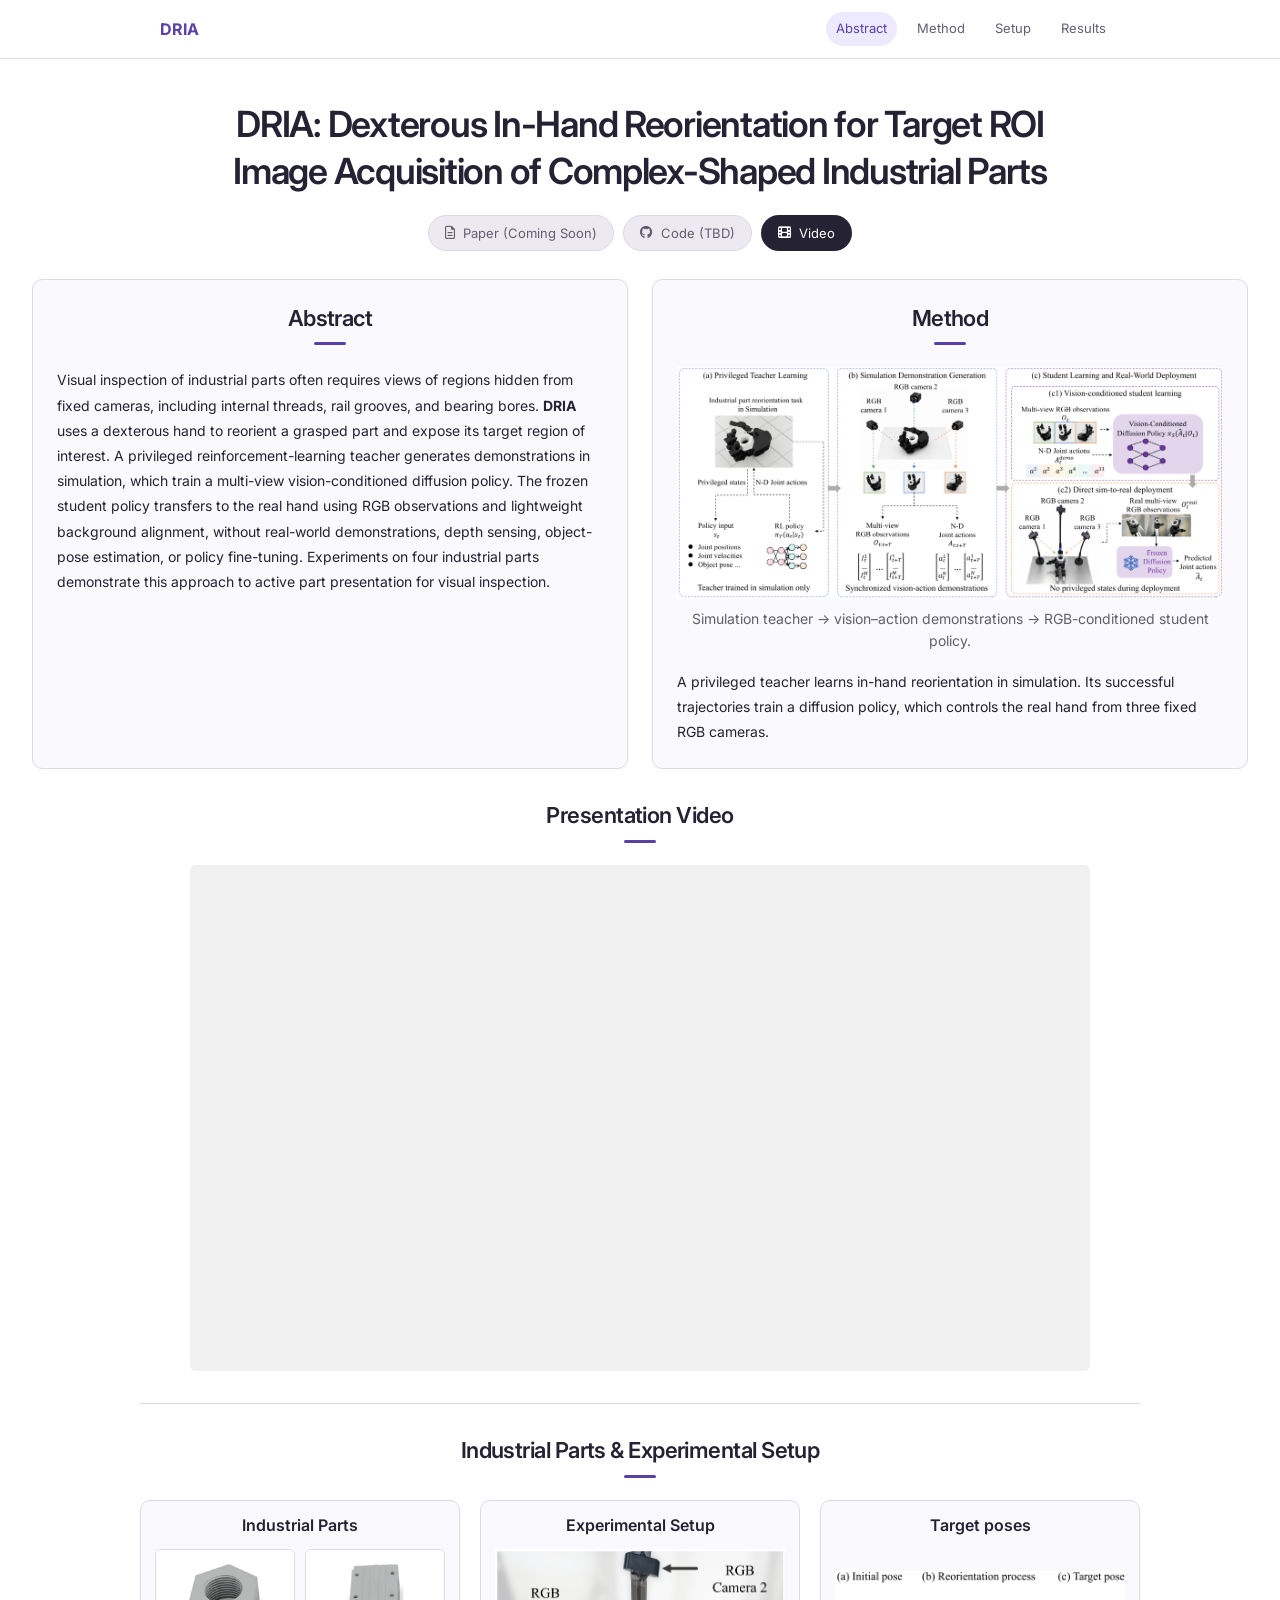
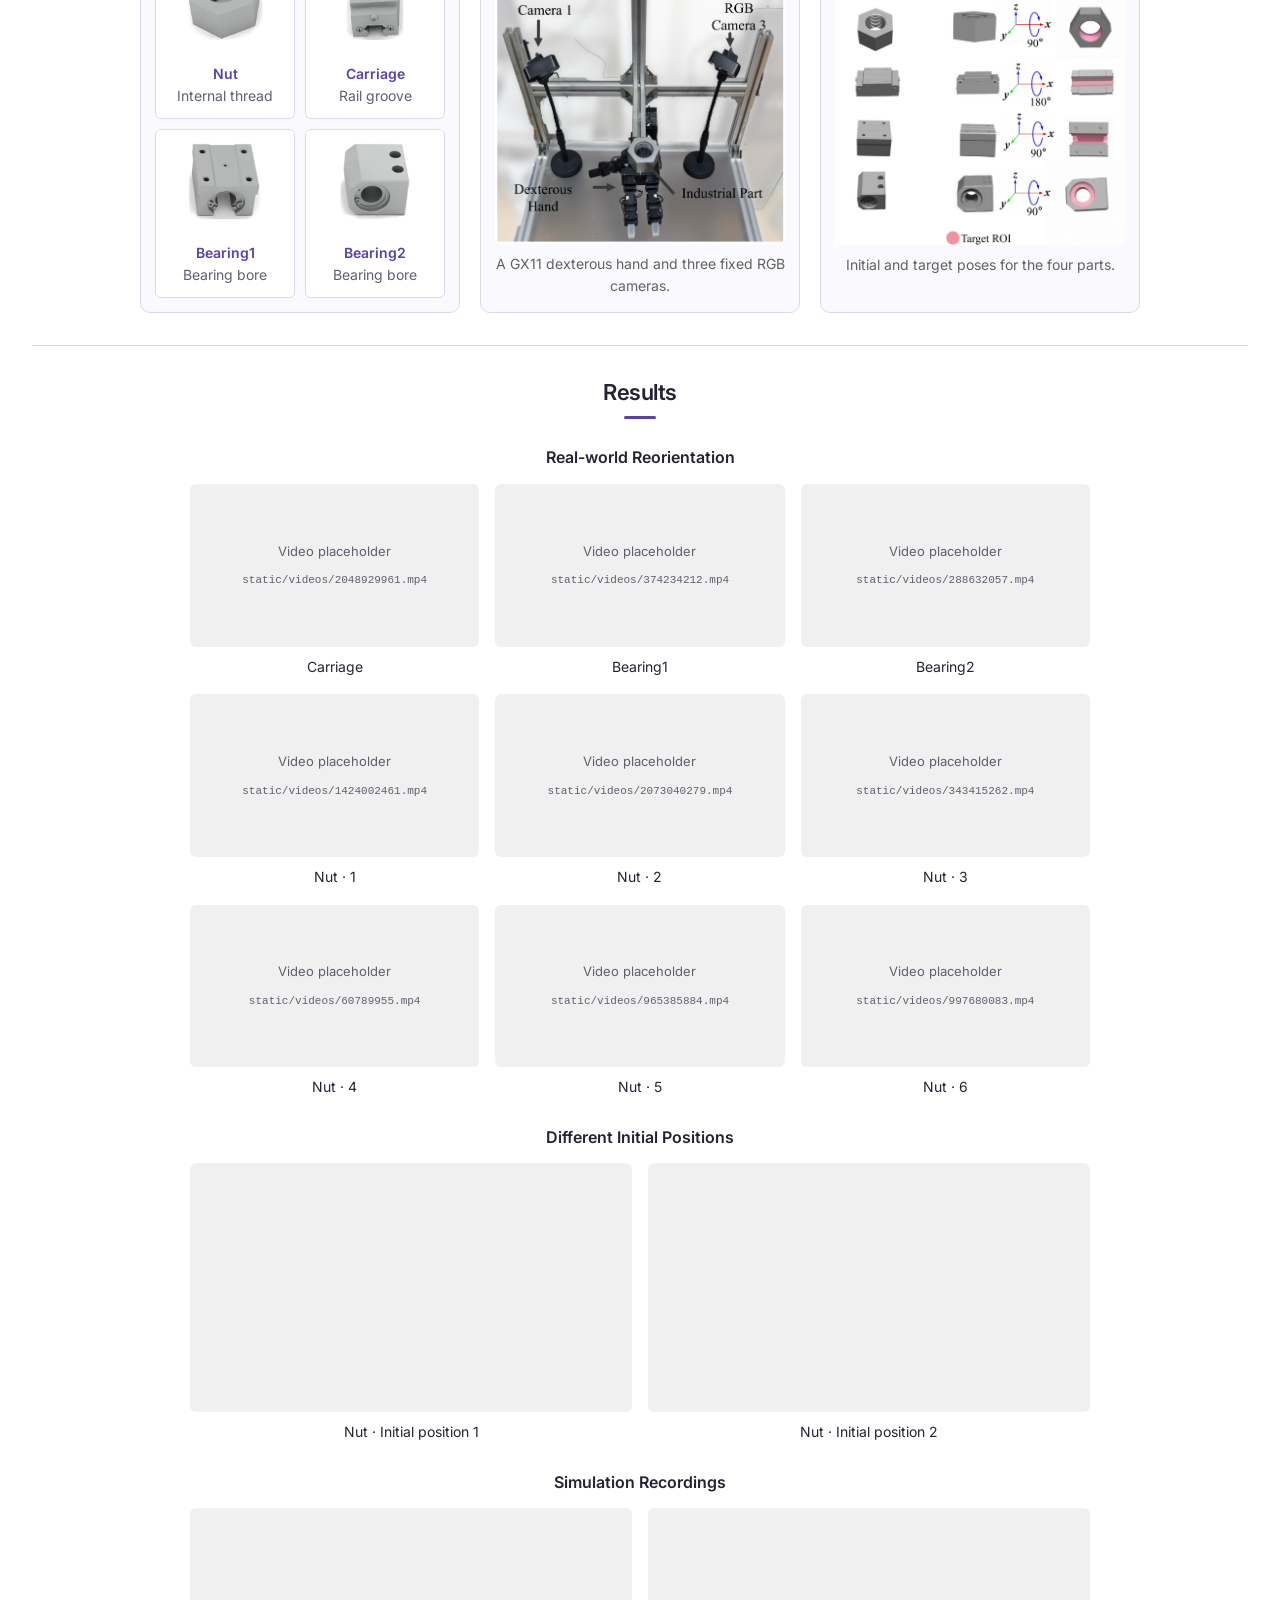
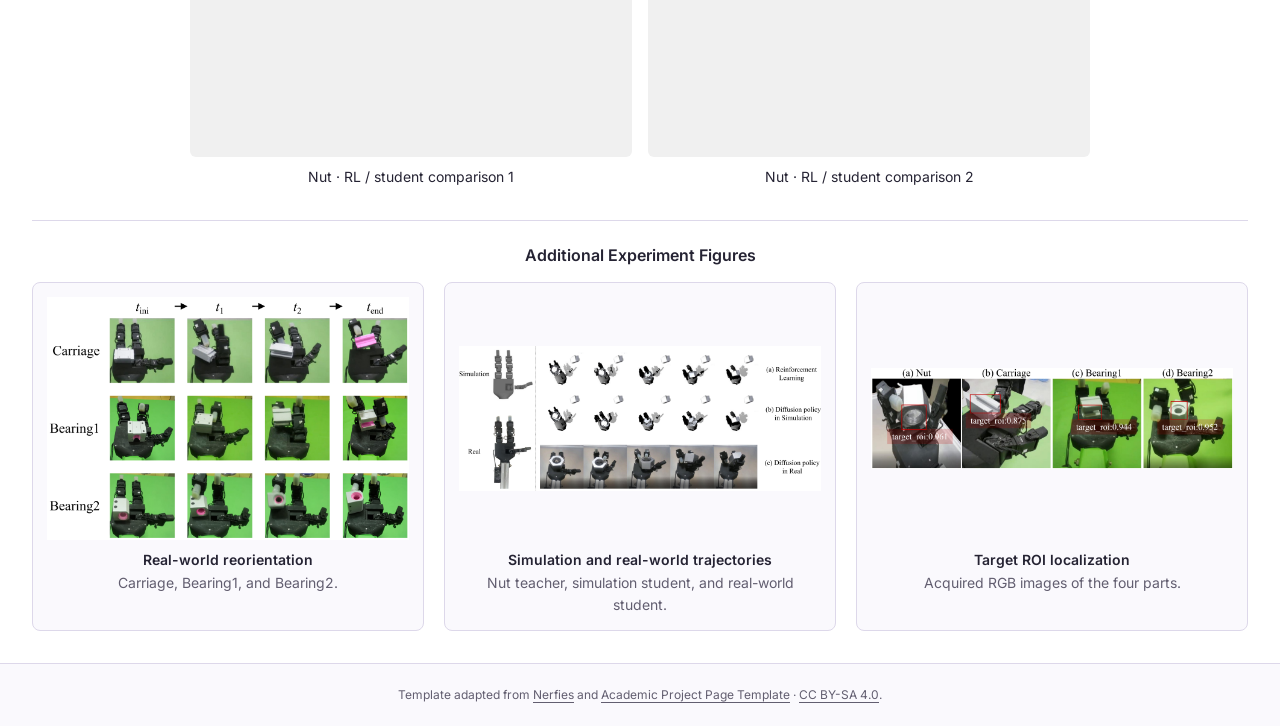
<file: index.html>
<!doctype html>
<html lang="en">
<head>
  <meta charset="utf-8">
  <meta name="viewport" content="width=device-width, initial-scale=1">
  <title>DRIA | Dexterous In-Hand Reorientation for Target ROI Image Acquisition</title>
  <meta name="description" content="A dexterous hand reorients industrial parts in hand to expose occluded target ROIs to fixed RGB cameras.">
  <meta name="keywords" content="Dexterous Manipulation, In-Hand Reorientation, Visual Inspection, Sim-to-Real Transfer, Diffusion Policy, Teacher–Student Learning">
  <!-- ===== Sharing metadata: 在这里替换最终分享图和网站绝对地址 ===== -->
  <meta property="og:type" content="website">
  <meta property="og:title" content="DRIA: Dexterous In-Hand Reorientation for Target ROI Image Acquisition of Complex-Shaped Industrial Parts">
  <meta property="og:description" content="A dexterous hand reorients industrial parts in hand to expose occluded target ROIs to fixed RGB cameras.">
  <meta property="og:image" content="https://dria-project.github.io/static/images/method.png">
  <meta property="og:image:alt" content="DRIA method overview">
  <!-- 在这里替换最终分享图的完整公开 URL -->
  <meta property="og:url" content="https://dria-project.github.io/">
  <link rel="canonical" href="https://dria-project.github.io/">
  <meta name="twitter:card" content="summary_large_image">
  <meta name="twitter:title" content="DRIA: Dexterous In-Hand Reorientation for Target ROI Image Acquisition of Complex-Shaped Industrial Parts">
  <meta name="twitter:description" content="A dexterous hand reorients industrial parts in hand to expose occluded target ROIs to fixed RGB cameras.">
  <meta name="twitter:image" content="https://dria-project.github.io/static/images/method.png">
  <meta name="theme-color" content="#ede9ff">
  <link rel="icon" href="static/images/favicon.svg" type="image/svg+xml">
  <link rel="preconnect" href="https://fonts.googleapis.com">
  <link rel="preconnect" href="https://fonts.gstatic.com" crossorigin>
  <link href="https://fonts.googleapis.com/css2?family=Inter:wght@400;500;600;700&display=swap" rel="stylesheet">
  <link rel="stylesheet" href="https://cdnjs.cloudflare.com/ajax/libs/font-awesome/6.5.2/css/all.min.css">
  <link rel="stylesheet" href="static/css/style.css">
  <script src="static/js/main.js" defer></script>
</head>
<body id="top">
  <a class="skip-link" href="#main">Skip to content</a>
  <!-- ===== Navigation: 导航自动同步可见章节，支持左右并排章节 ===== -->
  <nav class="site-nav" aria-label="Primary navigation">
    <div class="nav-shell"><a class="nav-brand" href="#top">DRIA</a>
      <div class="nav-inner" id="section-nav">
        <a href="#abstract">Abstract</a><a href="#method">Method</a><a href="#setup">Setup</a><a href="#results">Results</a>
      </div>
    </div>
  </nav>
  <main class="container" id="main">
    <!-- ===== Header: 在这里替换论文标题；当前不展示作者、机构或期刊信息 ===== -->
    <header class="paper-header" id="paper-header">
      <div class="title-row"><img class="project-logo" data-src="static/images/logo.png" alt="DRIA project logo" data-optional-logo data-placeholder hidden><h1>DRIA: Dexterous In-Hand Reorientation for Target ROI Image Acquisition of Complex-Shaped Industrial Parts</h1></div>
    </header>
    <!-- ===== Project Links: 在这里填入发布链接；Code 保持 TBD ===== -->
    <div class="button-row" aria-label="Project links">
      <!-- 论文公开后将禁用 button 改为 a class="button" href="真实论文链接" -->
      <button class="button button-disabled" type="button" disabled><i class="fa-regular fa-file-lines" aria-hidden="true"></i> Paper (Coming Soon)</button>
      <button class="button button-disabled" type="button" disabled><i class="fa-brands fa-github" aria-hidden="true"></i> Code (TBD)</button>
      <a class="button" href="#overview"><i class="fa-solid fa-film" aria-hidden="true"></i> Video</a>
      <a class="button" href="#bibtex" hidden><i class="fa-solid fa-quote-right" aria-hidden="true"></i> BibTeX</a>
    </div>

    <!-- ===== Abstract & Method: 桌面端左右等宽等高，手机端自动上下排列 ===== -->
    <div class="section-pair">
      <!-- ===== Abstract: 在这里替换摘要 ===== -->
      <section class="section overview-panel" id="abstract" data-nav="Abstract">
        <h2>Abstract</h2>
        <p class="abstract-text">Visual inspection of industrial parts often requires views of regions hidden from fixed cameras, including internal threads, rail grooves, and bearing bores. <strong>DRIA</strong> uses a dexterous hand to reorient a grasped part and expose its target region of interest. A privileged reinforcement-learning teacher generates demonstrations in simulation, which train a multi-view vision-conditioned diffusion policy. The frozen student policy transfers to the real hand using RGB observations and lightweight background alignment, without real-world demonstrations, depth sensing, object-pose estimation, or policy fine-tuning. Experiments on four industrial parts demonstrate this approach to active part presentation for visual inspection.</p>
      </section>
      <!-- ===== Method: 在这里替换方法主图与简短说明 ===== -->
      <section class="section overview-panel" id="method" data-nav="Method">
        <h2>Method</h2>
        <div class="method-content">
        <figure class="paper-figure">
          <!-- 在这里替换图片、原始 PDF 链接和图注；点击可查看高清原图 -->
          <a href="static/images/Figure_2.pdf" target="_blank" rel="noopener" aria-label="Open Figure_2.pdf as a PDF"><img src="static/images/method.png" width="2400" height="1017" alt="DRIA teacher–student pipeline for in-hand part reorientation" loading="lazy" decoding="async"></a>
          <figcaption>Simulation teacher → vision–action demonstrations → RGB-conditioned student policy.</figcaption>
        </figure>
          <p class="section-description">A privileged teacher learns in-hand reorientation in simulation. Its successful trajectories train a diffusion policy, which controls the real hand from three fixed RGB cameras.</p>
        </div>
      </section>
    </div>

    <!-- ===== Presentation Video: 在这里替换总述视频路径和封面 ===== -->
    <div class="presentation-block" id="overview">
      <h2>Presentation Video</h2>
      <div class="overview-group">
        <figure class="video-card">
          <!-- 在这里替换视频路径、poster 封面和下方说明 -->
          <div class="video-slot">
            <video autoplay muted loop playsinline controls preload="none" data-src="static/videos/2057267258.mp4" poster="static/images/video-posters/2057267258.jpg" aria-label="DRIA presentation video"></video>
          </div>
        </figure>
      </div>
    </div>

    <!-- ===== Industrial Parts & Experimental Setup: 零件、装置、目标姿态三列等宽等高对齐 ===== -->
    <section class="section" id="setup" data-nav="Setup">
      <h2>Industrial Parts &amp; Experimental Setup</h2>
      <div class="setup-layout">
        <div class="setup-panel">
          <h3>Industrial Parts</h3>
          <div class="part-grid">
          <figure class="part-card">
            <!-- 在这里替换 Nut 图片；四种零件保持相同画布和显示比例 -->
            <a href="static/images/Parts_ROIs.pdf" target="_blank" rel="noopener" aria-label="Open the original part and ROI diagram"><img src="static/images/parts/nut.png" width="800" height="600" alt="Nut industrial part" loading="lazy" decoding="async"></a>
            <figcaption><strong>Nut</strong><span>Internal thread</span></figcaption>
          </figure>
          <figure class="part-card">
            <!-- 在这里替换 Carriage 图片；四种零件保持相同画布和显示比例 -->
            <a href="static/images/Parts_ROIs.pdf" target="_blank" rel="noopener" aria-label="Open the original part and ROI diagram"><img src="static/images/parts/carriage.png" width="800" height="600" alt="Carriage industrial part" loading="lazy" decoding="async"></a>
            <figcaption><strong>Carriage</strong><span>Rail groove</span></figcaption>
          </figure>
          <figure class="part-card">
            <!-- 在这里替换 Bearing1 图片；四种零件保持相同画布和显示比例 -->
            <a href="static/images/Parts_ROIs.pdf" target="_blank" rel="noopener" aria-label="Open the original part and ROI diagram"><img src="static/images/parts/bearing1.png" width="800" height="600" alt="Bearing1 industrial part" loading="lazy" decoding="async"></a>
            <figcaption><strong>Bearing1</strong><span>Bearing bore</span></figcaption>
          </figure>
          <figure class="part-card">
            <!-- 在这里替换 Bearing2 图片；四种零件保持相同画布和显示比例 -->
            <a href="static/images/Parts_ROIs.pdf" target="_blank" rel="noopener" aria-label="Open the original part and ROI diagram"><img src="static/images/parts/bearing2.png" width="800" height="600" alt="Bearing2 industrial part" loading="lazy" decoding="async"></a>
            <figcaption><strong>Bearing2</strong><span>Bearing bore</span></figcaption>
          </figure>
          </div>
        </div>
        <div class="setup-panel">
          <h3>Experimental Setup</h3>
        <figure class="paper-figure setup-figure">
          <!-- 在这里替换图片、原始 PDF 链接和图注；点击可查看高清原图 -->
          <a href="static/images/Figure_6.pdf" target="_blank" rel="noopener" aria-label="Open Figure_6.pdf as a PDF"><img src="static/images/fig6_setup.png" width="2361" height="2400" alt="Physical inspection cell with a dexterous hand and three fixed RGB cameras" loading="lazy" decoding="async"></a>
          <figcaption>A GX11 dexterous hand and three fixed RGB cameras.</figcaption>
        </figure>
        </div>
        <!-- ===== Target poses: 与零件和装置并排，点击查看原始 Figure 7 ===== -->
        <div class="setup-panel">
          <h3>Target poses</h3>
        <figure class="paper-figure setup-figure">
          <!-- 在这里替换图片、原始 PDF 链接和图注；点击可查看高清原图 -->
          <a href="static/images/Figure_7.pdf" target="_blank" rel="noopener" aria-label="Open Figure_7.pdf as a PDF"><img src="static/images/fig7_tasks.png" width="2400" height="2266" alt="Initial and target poses of Nut, Carriage, Bearing1, and Bearing2" loading="lazy" decoding="async"></a>
          <figcaption>Initial and target poses for the four parts.</figcaption>
        </figure>
        </div>
      </div>
    </section>

    <!-- ===== Results: 真机、不同螺母初始位置、仿真视频与三张实验图 ===== -->
    <section class="section" id="results" data-nav="Results">
      <h2>Results</h2>
      <!-- ===== Physical Videos: 9 段真机视频，桌面端 3×3；裁切位置在 CSS 中调整 ===== -->
      <div class="video-group">
        <h3>Real-world Reorientation</h3>
        <div class="video-grid grid-three physical-grid" id="videos">
        <figure class="video-card">
          <!-- 在这里替换视频路径、poster 封面和下方说明 -->
          <div class="video-slot">
            <video autoplay muted loop playsinline controls preload="none" data-src="static/videos/2048929961.mp4" poster="static/images/video-posters/2048929961.jpg" aria-label="Carriage"></video>
          </div>
          <figcaption>Carriage</figcaption>
        </figure>
        <figure class="video-card">
          <!-- 在这里替换视频路径、poster 封面和下方说明 -->
          <div class="video-slot">
            <video autoplay muted loop playsinline controls preload="none" data-src="static/videos/374234212.mp4" poster="static/images/video-posters/374234212.jpg" aria-label="Bearing1"></video>
          </div>
          <figcaption>Bearing1</figcaption>
        </figure>
        <figure class="video-card">
          <!-- 在这里替换视频路径、poster 封面和下方说明 -->
          <div class="video-slot">
            <video autoplay muted loop playsinline controls preload="none" data-src="static/videos/288632057.mp4" poster="static/images/video-posters/288632057.jpg" aria-label="Bearing2"></video>
          </div>
          <figcaption>Bearing2</figcaption>
        </figure>
        <figure class="video-card">
          <!-- 在这里替换视频路径、poster 封面和下方说明 -->
          <div class="video-slot">
            <video autoplay muted loop playsinline controls preload="none" data-src="static/videos/1424002461.mp4" poster="static/images/video-posters/1424002461.jpg" aria-label="Nut · 1"></video>
          </div>
          <figcaption>Nut · 1</figcaption>
        </figure>
        <figure class="video-card">
          <!-- 在这里替换视频路径、poster 封面和下方说明 -->
          <div class="video-slot">
            <video autoplay muted loop playsinline controls preload="none" data-src="static/videos/2073040279.mp4" poster="static/images/video-posters/2073040279.jpg" aria-label="Nut · 2"></video>
          </div>
          <figcaption>Nut · 2</figcaption>
        </figure>
        <figure class="video-card">
          <!-- 在这里替换视频路径、poster 封面和下方说明 -->
          <div class="video-slot">
            <video autoplay muted loop playsinline controls preload="none" data-src="static/videos/343415262.mp4" poster="static/images/video-posters/343415262.jpg" aria-label="Nut · 3"></video>
          </div>
          <figcaption>Nut · 3</figcaption>
        </figure>
        <figure class="video-card">
          <!-- 在这里替换视频路径、poster 封面和下方说明 -->
          <div class="video-slot">
            <video autoplay muted loop playsinline controls preload="none" data-src="static/videos/60789955.mp4" poster="static/images/video-posters/60789955.jpg" aria-label="Nut · 4"></video>
          </div>
          <figcaption>Nut · 4</figcaption>
        </figure>
        <figure class="video-card">
          <!-- 在这里替换视频路径、poster 封面和下方说明 -->
          <div class="video-slot">
            <video autoplay muted loop playsinline controls preload="none" data-src="static/videos/965385884.mp4" poster="static/images/video-posters/965385884.jpg" aria-label="Nut · 5"></video>
          </div>
          <figcaption>Nut · 5</figcaption>
        </figure>
        <figure class="video-card">
          <!-- 在这里替换视频路径、poster 封面和下方说明 -->
          <div class="video-slot">
            <video autoplay muted loop playsinline controls preload="none" data-src="static/videos/997680083.mp4" poster="static/images/video-posters/997680083.jpg" aria-label="Nut · 6"></video>
          </div>
          <figcaption>Nut · 6</figcaption>
        </figure>
        </div>
      </div>

      <!-- ===== Different Initial Positions: 在这里替换两个不同螺母初始位置的视频 ===== -->
      <div class="video-group">
        <h3>Different Initial Positions</h3>
        <div class="video-grid grid-two comparison-grid">
        <figure class="video-card">
          <!-- 在这里替换视频路径、poster 封面和下方说明 -->
          <div class="video-slot">
            <video autoplay muted loop playsinline controls preload="none" data-src="static/videos/166289621.mp4" poster="static/images/video-posters/166289621.jpg" aria-label="Nut · Initial position 1"></video>
          </div>
          <figcaption>Nut · Initial position 1</figcaption>
        </figure>
        <figure class="video-card">
          <!-- 在这里替换视频路径、poster 封面和下方说明 -->
          <div class="video-slot">
            <video autoplay muted loop playsinline controls preload="none" data-src="static/videos/1147201446.mp4" poster="static/images/video-posters/1147201446.jpg" aria-label="Nut · Initial position 2"></video>
          </div>
          <figcaption>Nut · Initial position 2</figcaption>
        </figure>
        </div>
      </div>

      <!-- ===== Simulation Videos: 在这里替换两段仿真对比视频 ===== -->
      <div class="video-group">
        <h3>Simulation Recordings</h3>
        <div class="video-grid grid-two comparison-grid">
        <figure class="video-card">
          <!-- 在这里替换视频路径、poster 封面和下方说明 -->
          <div class="video-slot">
            <video autoplay muted loop playsinline controls preload="none" data-src="static/videos/1001628895.mp4" poster="static/images/video-posters/1001628895.jpg" aria-label="Nut · RL / student comparison 1"></video>
          </div>
          <figcaption>Nut · RL / student comparison 1</figcaption>
        </figure>
        <figure class="video-card">
          <!-- 在这里替换视频路径、poster 封面和下方说明 -->
          <div class="video-slot">
            <video autoplay muted loop playsinline controls preload="none" data-src="static/videos/1225127581.mp4" poster="static/images/video-posters/1225127581.jpg" aria-label="Nut · RL / student comparison 2"></video>
          </div>
          <figcaption>Nut · RL / student comparison 2</figcaption>
        </figure>
        </div>
      </div>
      <!-- 也可替换为以下 YouTube / Bilibili 嵌入示例 -->
      <!-- <div class="embed-frame"><iframe src="https://www.youtube.com/embed/VIDEO_ID" title="DRIA overview" loading="lazy" allow="autoplay; fullscreen; picture-in-picture" allowfullscreen></iframe></div> -->
      <!-- <div class="embed-frame"><iframe src="https://player.bilibili.com/player.html?bvid=BV_ID" title="DRIA overview" loading="lazy" allowfullscreen></iframe></div> -->

      <!-- ===== Experiment Figures: 剩余三张图排成一行；点击查看高清原始 PDF ===== -->
      <div class="experiment-block">
        <h3>Additional Experiment Figures</h3>
        <div class="figure-gallery">
        <figure class="paper-figure experiment-figure">
          <!-- 在这里替换图片、原始 PDF 链接和图注；点击可查看高清原图 -->
          <a href="static/images/Figure_8.pdf" target="_blank" rel="noopener" aria-label="Open Figure_8.pdf as a PDF"><img src="static/images/result-01.png" width="2401" height="1612" alt="Physical in-hand reorientation trajectories exposing the target ROIs" loading="lazy" decoding="async"></a>
          <figcaption><strong>Real-world reorientation</strong>Carriage, Bearing1, and Bearing2.</figcaption>
        </figure>
        <figure class="paper-figure experiment-figure">
          <!-- 在这里替换图片、原始 PDF 链接和图注；点击可查看高清原图 -->
          <a href="static/images/Figure_9.pdf" target="_blank" rel="noopener" aria-label="Open Figure_9.pdf as a PDF"><img src="static/images/result-02.png" width="2400" height="960" alt="Nut reorientation across simulation and real-world policies" loading="lazy" decoding="async"></a>
          <figcaption><strong>Simulation and real-world trajectories</strong>Nut teacher, simulation student, and real-world student.</figcaption>
        </figure>
        <figure class="paper-figure experiment-figure">
          <!-- 在这里替换图片、原始 PDF 链接和图注；点击可查看高清原图 -->
          <a href="static/images/Figure_10.pdf" target="_blank" rel="noopener" aria-label="Open Figure_10.pdf as a PDF"><img src="static/images/result-04.png" width="2400" height="665" alt="Target ROI localization for all four parts" loading="lazy" decoding="async"></a>
          <figcaption><strong>Target ROI localization</strong>Acquired RGB images of the four parts.</figcaption>
        </figure>
        </div>
      </div>
    </section>

    <!-- ===== BibTeX: 保持隐藏，正式公开引用信息后再启用 ===== -->
    <section class="section" id="bibtex" data-nav="BibTeX" hidden>
<h2>BibTeX</h2>
      <!-- 暂按未发表稿件引用；正式发表后替换类型、年份、期刊/会议、DOI 等 -->
      <div class="bibtex-wrap"><button id="copy-bibtex" type="button"><i class="fa-regular fa-copy"></i> Copy to Clipboard</button><pre id="bibtex-code">@unpublished{sun2026dria,
  title     = {{DRIA}: Dexterous In-Hand Reorientation for Target {ROI} Image Acquisition of Complex-Shaped Industrial Parts},
  author    = {Sun, Xin and Wang, Shichuang and Deng, Linan and Hua, Feng and Liu, Xing and Cheng, Jun and Yang, Zhanpeng and Qiao, Xuechun and Cheng, Cheng},
  note      = {Research manuscript},
  year      = {2026}
}</pre><span id="copy-status" role="status" aria-live="polite"></span></div>

    </section>

  </main>
  <!-- ===== Footer: 模板来源与许可 ===== -->
  <footer class="site-footer"><div class="container">
    <p>Template adapted from <a href="https://nerfies.github.io/">Nerfies</a> and <a href="https://github.com/eliahuhorwitz/Academic-project-page-template">Academic Project Page Template</a> · <a href="https://creativecommons.org/licenses/by-sa/4.0/">CC BY-SA 4.0</a>.</p>
  </div></footer>
  <a class="back-to-top" href="#top" aria-label="Back to top" hidden>↑</a>
</body>
</html>
</file>
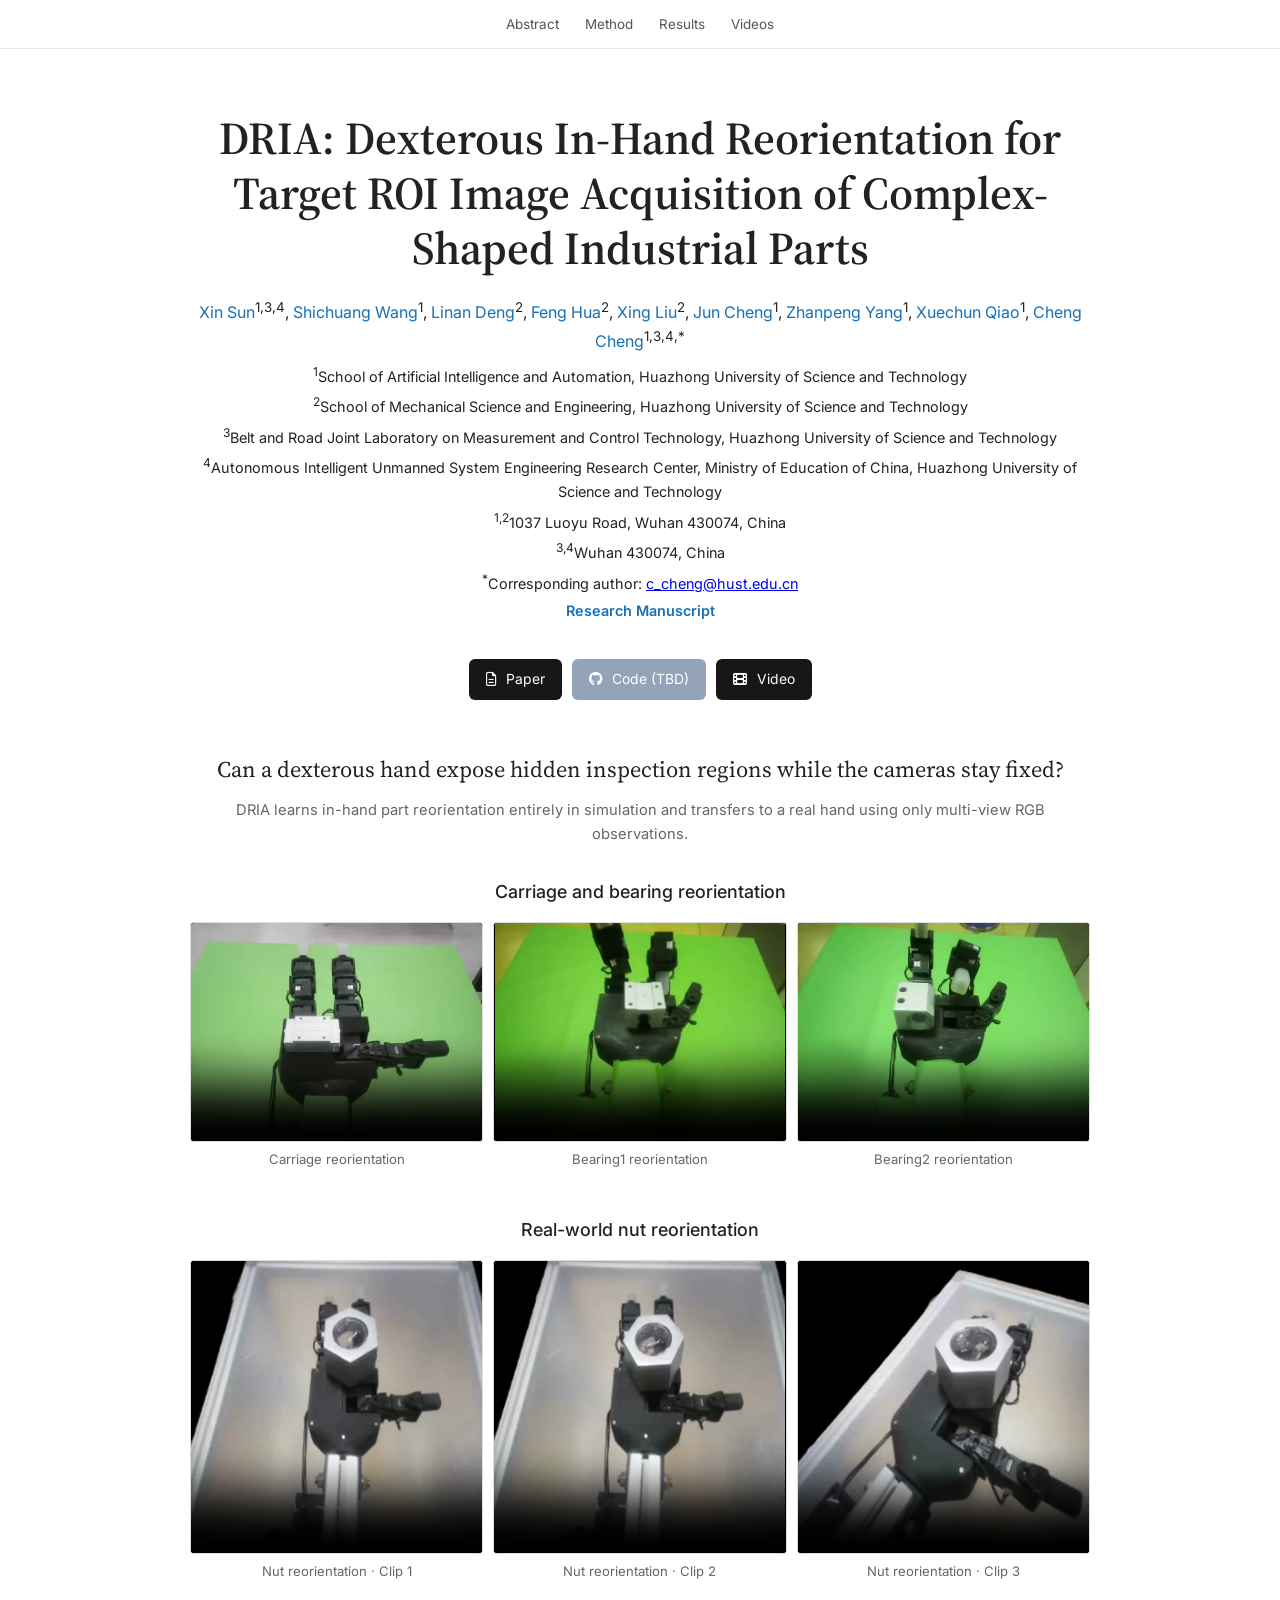
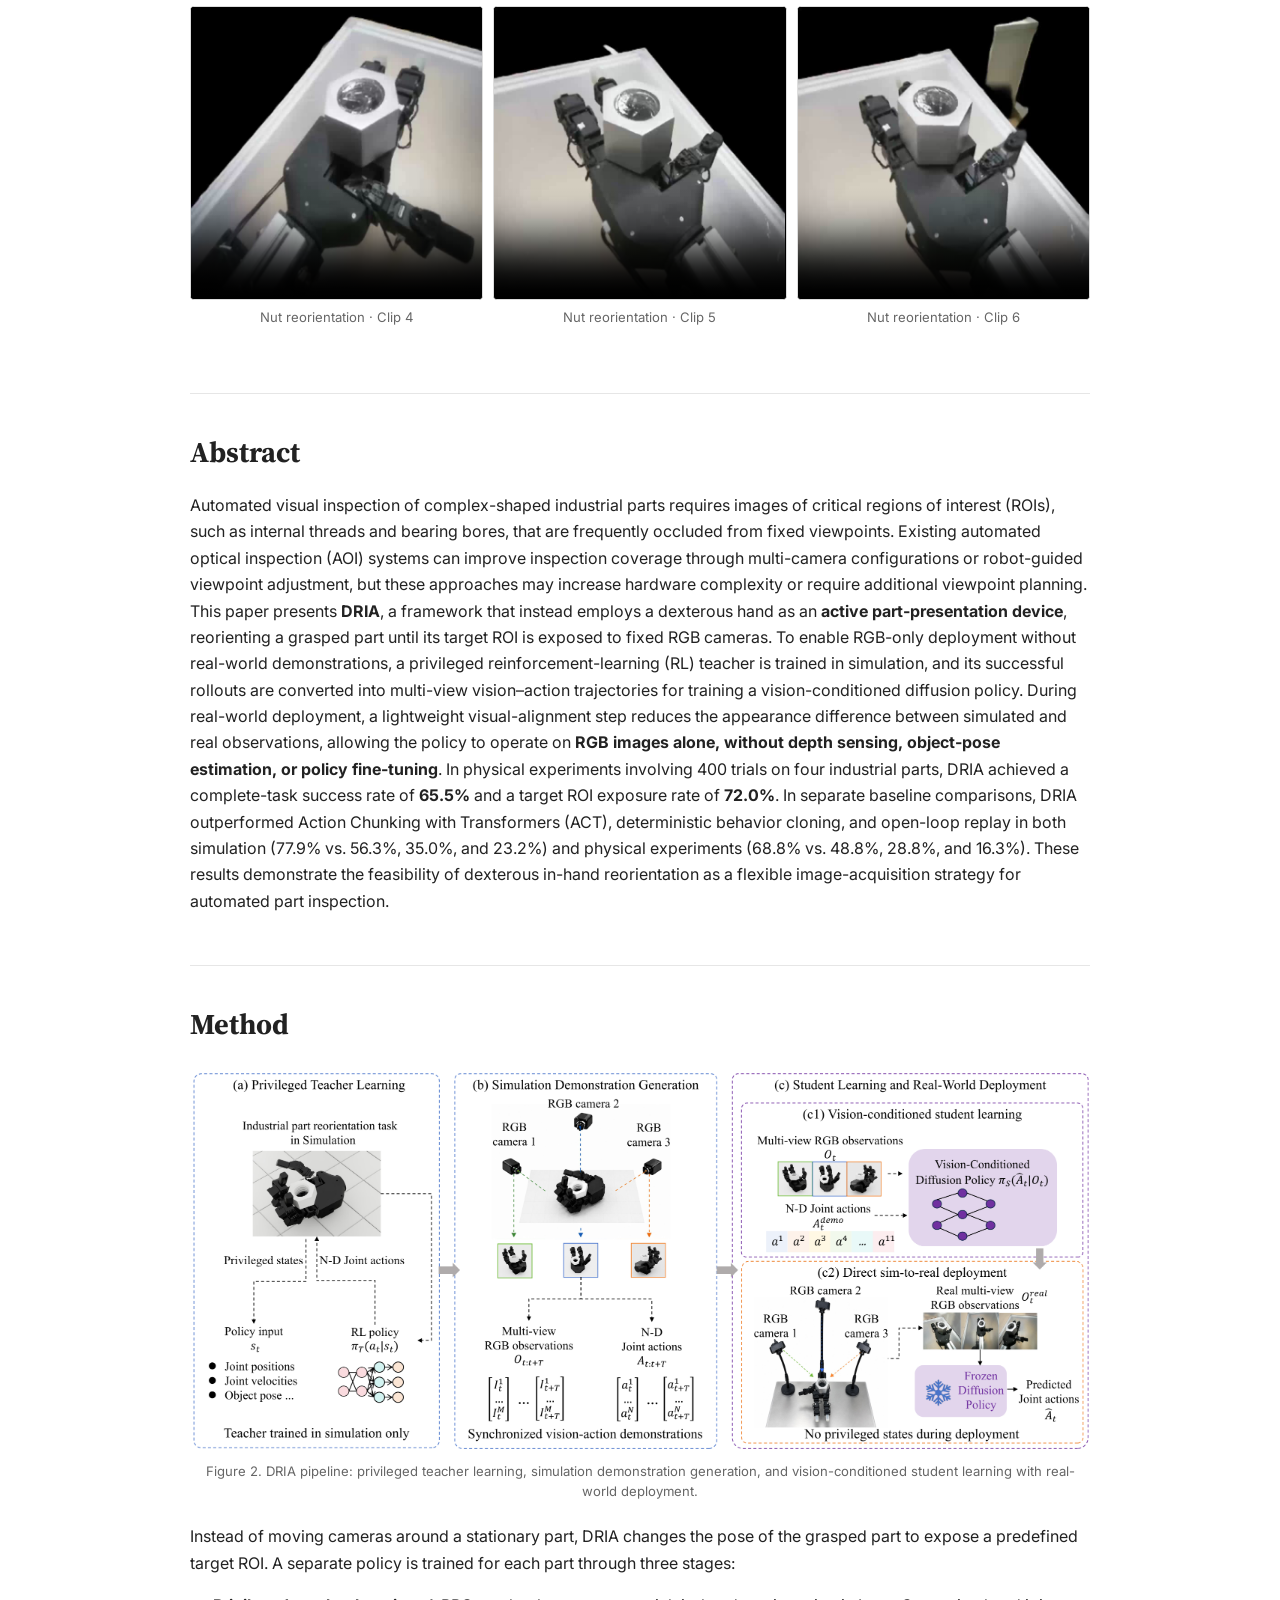
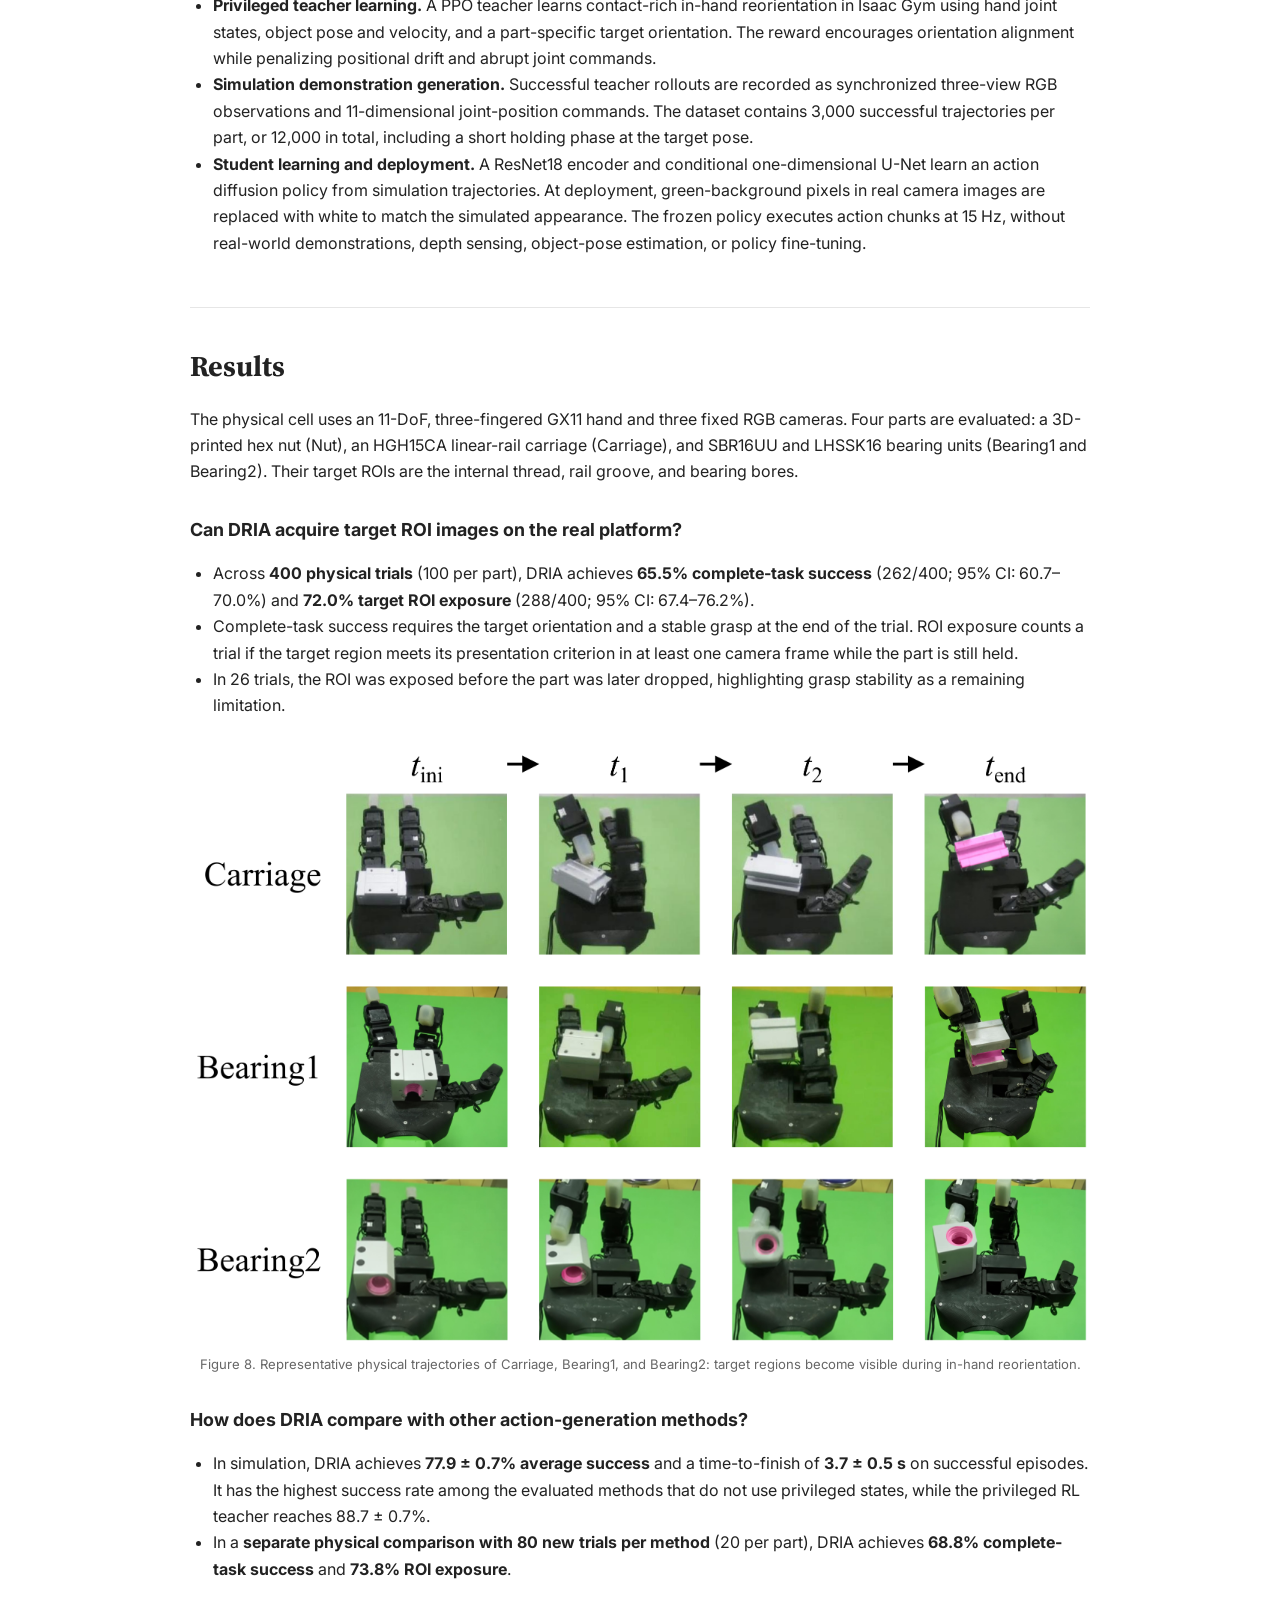
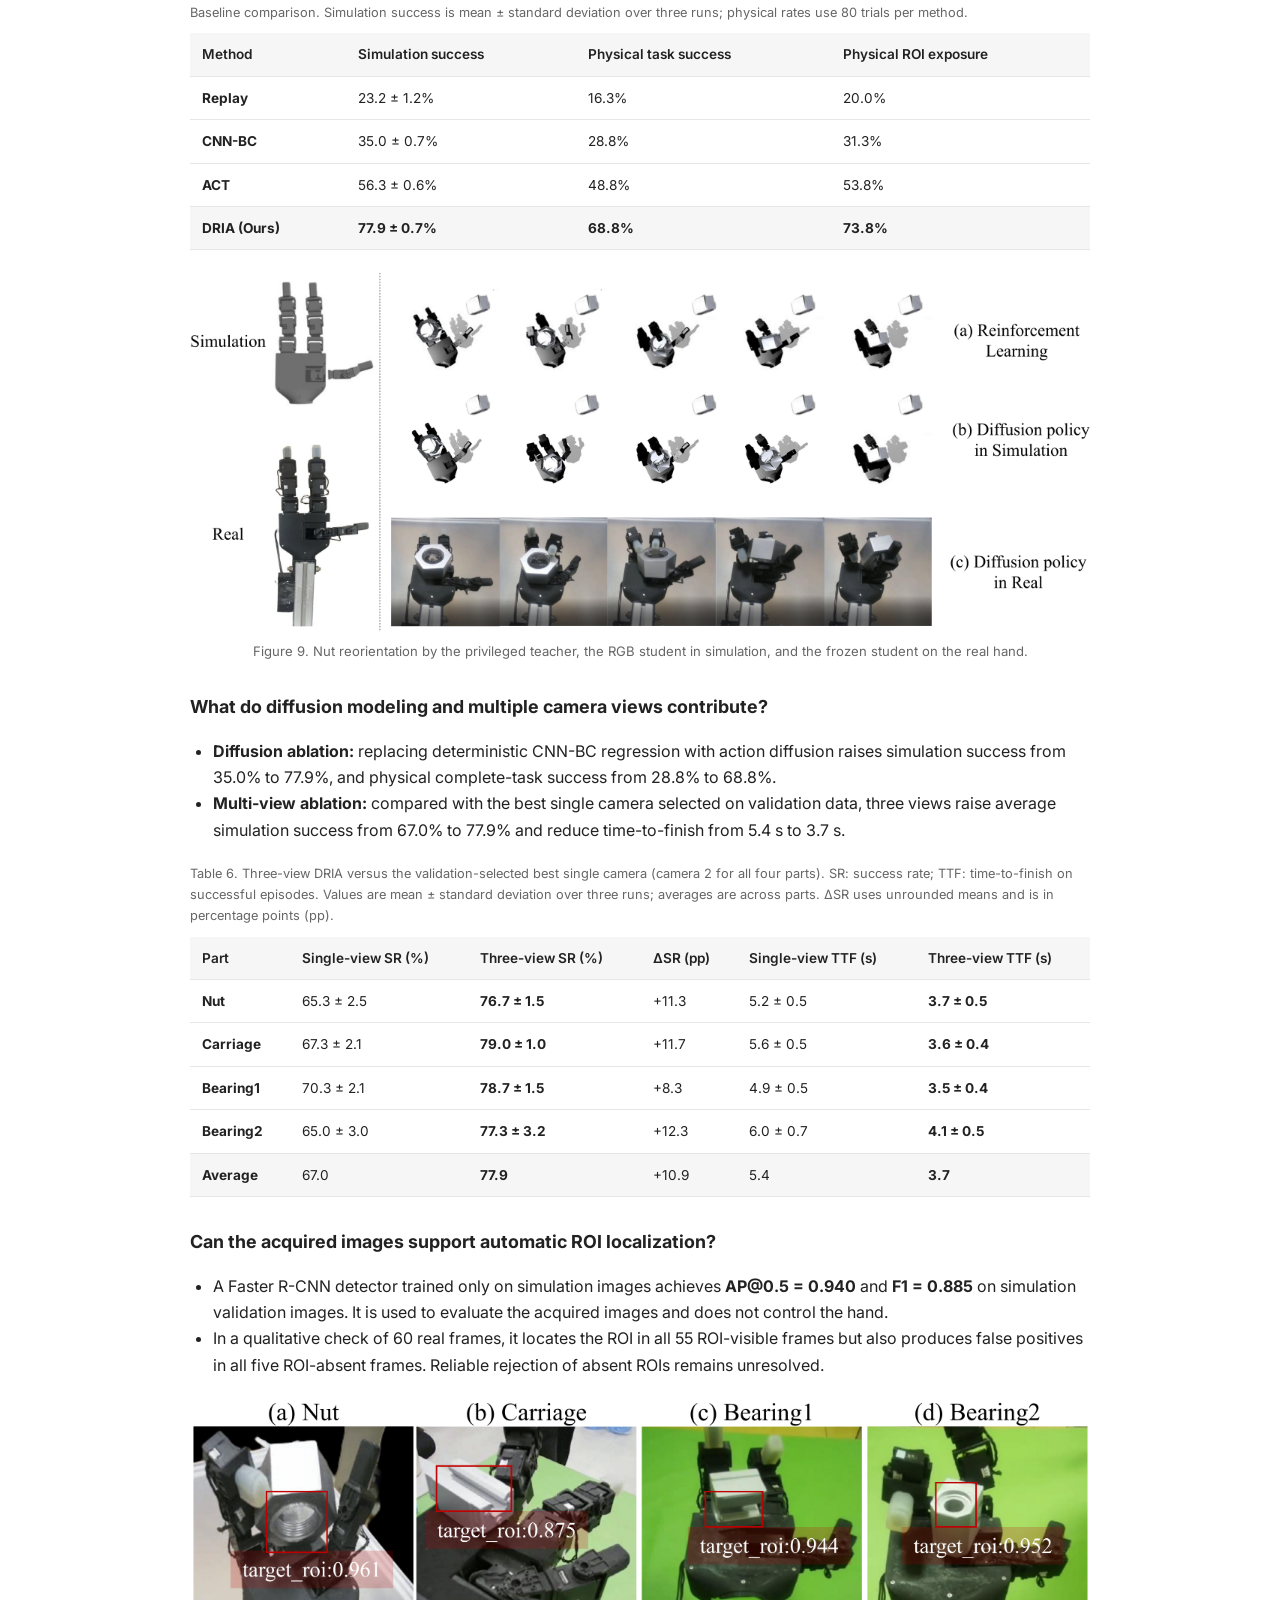
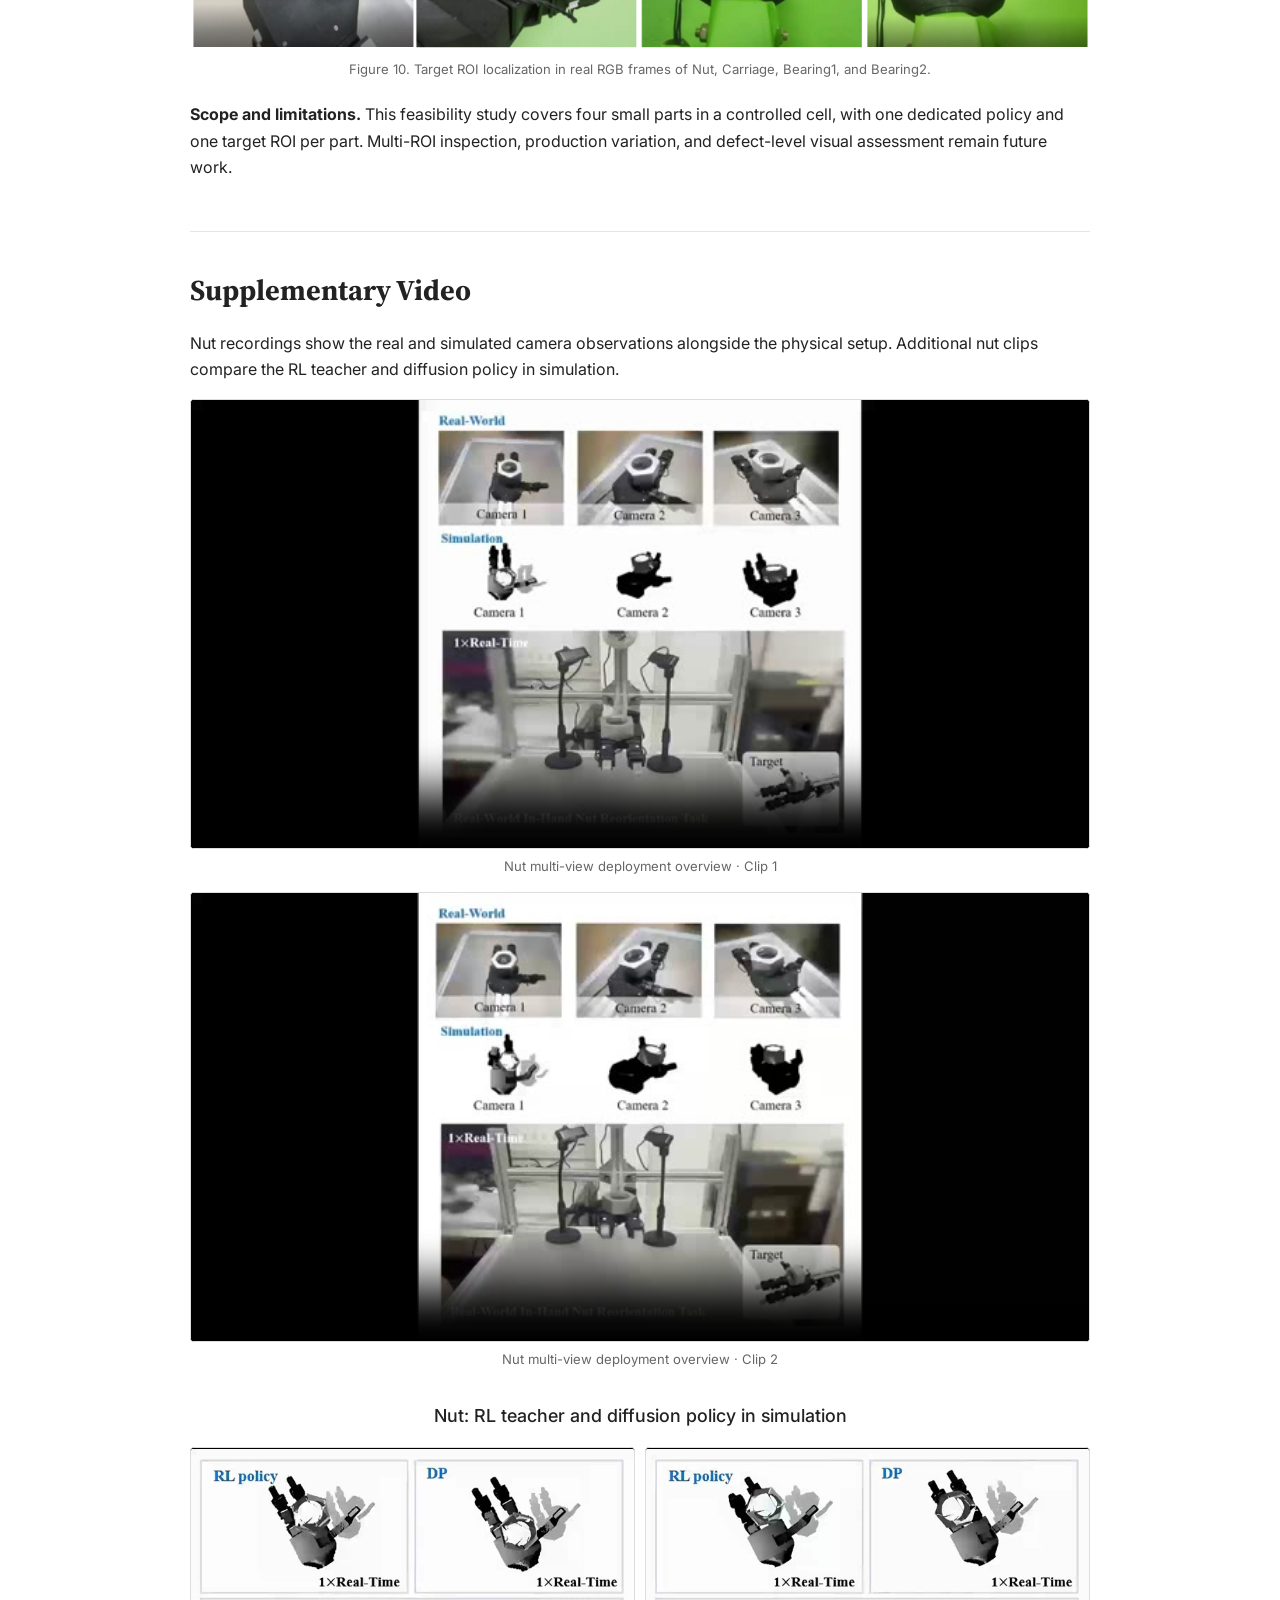
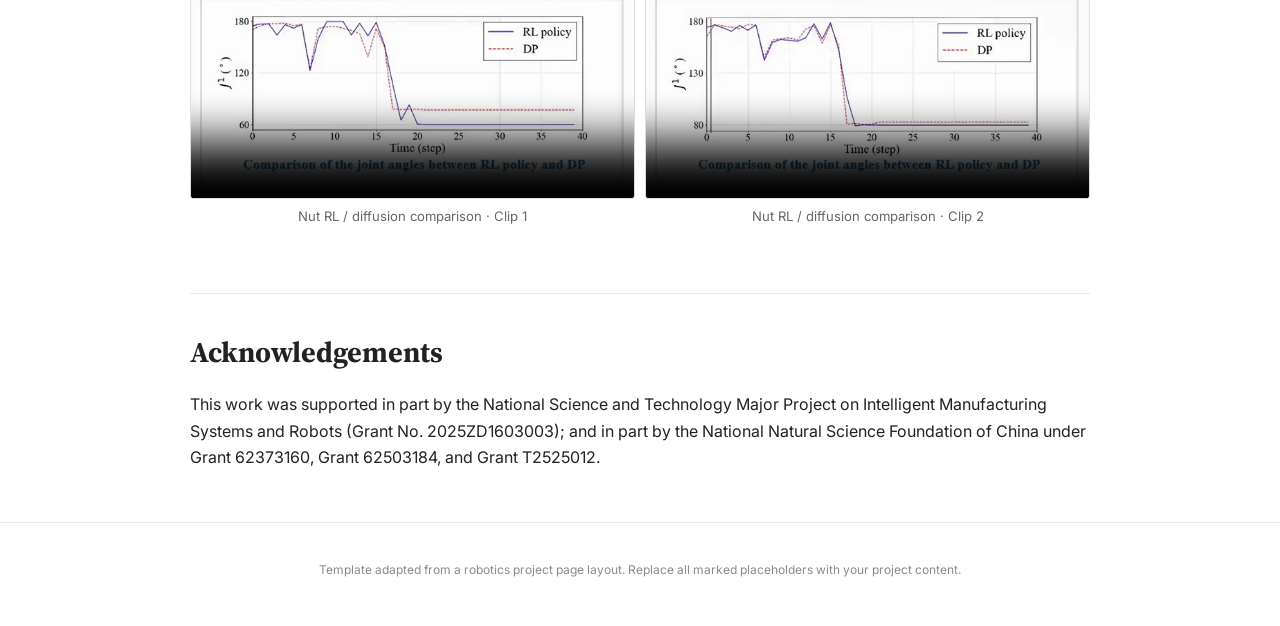
<file: versions/before-polish/index.html>
<!doctype html>
<html lang="en">
<head>
  <meta charset="utf-8">
  <meta name="viewport" content="width=device-width, initial-scale=1">
  <meta name="description" content="DRIA uses dexterous in-hand reorientation to expose target regions of complex-shaped industrial parts to fixed RGB cameras, with a diffusion policy trained entirely in simulation.">
  <title>DRIA | Dexterous In-Hand Reorientation for Target ROI Image Acquisition</title>
  <link rel="preconnect" href="https://fonts.googleapis.com">
  <link rel="preconnect" href="https://fonts.gstatic.com" crossorigin>
  <link href="https://fonts.googleapis.com/css2?family=Inter:wght@400;500;600;700&family=Source+Serif+4:opsz,wght@8..60,500;8..60,600&display=swap" rel="stylesheet">
  <link rel="stylesheet" href="https://cdnjs.cloudflare.com/ajax/libs/font-awesome/6.5.2/css/all.min.css">
  <link rel="stylesheet" href="static/css/style.css">
</head>
<body>
  <nav class="site-nav" aria-label="Primary navigation">
    <div class="container nav-inner">
      <a href="#abstract">Abstract</a><a href="#method">Method</a><a href="#results">Results</a>
      <a href="#videos">Videos</a>
      <!-- 正式发布引用信息后，移除下方链接及 BibTeX 按钮、章节的 hidden 属性 -->
      <a href="#bibtex" hidden>BibTeX</a>
    </div>
  </nav>

  <main class="container">
    <!-- ===== Header: replace title, authors, institutions, and venue here ===== -->
    <header class="paper-header">
      <!-- 在这里替换论文完整标题 -->
      <h1>DRIA: Dexterous In-Hand Reorientation for Target ROI Image Acquisition of Complex-Shaped Industrial Parts</h1>
      <!-- 在这里替换作者姓名、个人主页链接和机构上标 -->
      <p class="authors"><a href="#">Xin Sun</a><sup>1,3,4</sup>, <a href="#">Shichuang Wang</a><sup>1</sup>,
        <a href="#">Linan Deng</a><sup>2</sup>, <a href="#">Feng Hua</a><sup>2</sup>,
        <a href="#">Xing Liu</a><sup>2</sup>, <a href="#">Jun Cheng</a><sup>1</sup>,
        <a href="#">Zhanpeng Yang</a><sup>1</sup>, <a href="#">Xuechun Qiao</a><sup>1</sup>,
        <a href="#">Cheng Cheng</a><sup>1,3,4,*</sup></p>
      <!-- 在这里替换机构名称 -->
      <p class="affiliations"><sup>1</sup>School of Artificial Intelligence and Automation, Huazhong University of Science and Technology</p>
      <p class="affiliations"><sup>2</sup>School of Mechanical Science and Engineering, Huazhong University of Science and Technology</p>
      <p class="affiliations"><sup>3</sup>Belt and Road Joint Laboratory on Measurement and Control Technology, Huazhong University of Science and Technology</p>
      <p class="affiliations"><sup>4</sup>Autonomous Intelligent Unmanned System Engineering Research Center, Ministry of Education of China, Huazhong University of Science and Technology</p>
      <p class="affiliations"><sup>1,2</sup>1037 Luoyu Road, Wuhan 430074, China</p>
      <p class="affiliations"><sup>3,4</sup>Wuhan 430074, China</p>
      <p class="affiliations"><sup>*</sup>Corresponding author: <a href="mailto:c_cheng@hust.edu.cn">c_cheng@hust.edu.cn</a></p>
      <!-- 正式发表后在这里替换会议/期刊信息；当前不标注录用状态 -->
      <p class="venue">Research Manuscript</p>
    </header>

    <!-- ===== Links: replace href values with paper/code/video links ===== -->
    <div class="button-row" aria-label="Project links">
      <a class="button" href="#"><i class="fa-regular fa-file-lines"></i> Paper</a>
      <!-- 代码链接确定后，将 span 改为 a、移除 button-tbd 和 aria-disabled，并填入 href -->
      <span class="button button-tbd" aria-disabled="true" title="Code link to be determined"><i class="fa-brands fa-github" aria-hidden="true"></i> Code (TBD)</span>
      <a class="button" href="#videos"><i class="fa-solid fa-film"></i> Video</a>
      <a class="button" href="#bibtex" hidden><i class="fa-solid fa-quote-right"></i> BibTeX</a>
    </div>

    <!-- ===== Teaser: replace video src/poster paths; keep autoplay muted loop playsinline ===== -->
    <section class="section teaser" aria-labelledby="teaser-title">
      <h2 id="teaser-title" class="sr-only">Teaser</h2>
      <!-- 在这里替换引导性问题和说明文字 -->
      <p class="teaser-question">Can a dexterous hand expose hidden inspection regions while the cameras stay fixed?</p>
      <p class="teaser-note">DRIA learns in-hand part reorientation entirely in simulation and transfers to a real hand using only multi-view RGB observations.</p>
      <!-- ===== Real-world Videos: 来自 DRIA 文件夹；grid-three 可改为 grid-four / grid-two ===== -->
      <h3 class="video-group-title">Carriage and bearing reorientation</h3>
      <div class="video-grid grid-three">
        <figure class="video-card">
          <!-- 在这里替换 Carriage 视频路径、封面路径和说明文字 -->
          <div class="video-slot video-media" style="--video-ratio: 4 / 3">
            <video autoplay muted loop playsinline controls preload="metadata" poster="static/images/video-posters/2048929961.jpg" src="static/videos/2048929961.mp4" aria-label="Carriage reorientation"></video>
          </div>
          <figcaption class="caption">Carriage reorientation</figcaption>
        </figure>
        <figure class="video-card">
          <!-- 在这里替换 Bearing1 视频路径、封面路径和说明文字 -->
          <div class="video-slot video-media" style="--video-ratio: 4 / 3">
            <video autoplay muted loop playsinline controls preload="metadata" poster="static/images/video-posters/374234212.jpg" src="static/videos/374234212.mp4" aria-label="Bearing1 reorientation"></video>
          </div>
          <figcaption class="caption">Bearing1 reorientation</figcaption>
        </figure>
        <figure class="video-card">
          <!-- 在这里替换 Bearing2 视频路径、封面路径和说明文字 -->
          <div class="video-slot video-media" style="--video-ratio: 4 / 3">
            <video autoplay muted loop playsinline controls preload="metadata" poster="static/images/video-posters/288632057.jpg" src="static/videos/288632057.mp4" aria-label="Bearing2 reorientation"></video>
          </div>
          <figcaption class="caption">Bearing2 reorientation</figcaption>
        </figure>
      </div>
      <h3 class="video-group-title">Real-world nut reorientation</h3>
      <div class="video-grid grid-three">
        <figure class="video-card">
          <!-- 在这里替换视频路径、封面路径和下方说明文字 -->
          <div class="video-slot video-media" style="--video-ratio: 1 / 1">
            <video autoplay muted loop playsinline controls preload="metadata" poster="static/images/video-posters/1424002461.jpg" src="static/videos/1424002461.mp4" aria-label="Nut reorientation · Clip 1"></video>
          </div>
          <figcaption class="caption">Nut reorientation · Clip 1</figcaption>
        </figure>
        <figure class="video-card">
          <!-- 在这里替换视频路径、封面路径和下方说明文字 -->
          <div class="video-slot video-media" style="--video-ratio: 1 / 1">
            <video autoplay muted loop playsinline controls preload="metadata" poster="static/images/video-posters/2073040279.jpg" src="static/videos/2073040279.mp4" aria-label="Nut reorientation · Clip 2"></video>
          </div>
          <figcaption class="caption">Nut reorientation · Clip 2</figcaption>
        </figure>
        <figure class="video-card">
          <!-- 在这里替换视频路径、封面路径和下方说明文字 -->
          <div class="video-slot video-media" style="--video-ratio: 1 / 1">
            <video autoplay muted loop playsinline controls preload="metadata" poster="static/images/video-posters/343415262.jpg" src="static/videos/343415262.mp4" aria-label="Nut reorientation · Clip 3"></video>
          </div>
          <figcaption class="caption">Nut reorientation · Clip 3</figcaption>
        </figure>
        <figure class="video-card">
          <!-- 在这里替换视频路径、封面路径和下方说明文字 -->
          <div class="video-slot video-media" style="--video-ratio: 1 / 1">
            <video autoplay muted loop playsinline controls preload="metadata" poster="static/images/video-posters/60789955.jpg" src="static/videos/60789955.mp4" aria-label="Nut reorientation · Clip 4"></video>
          </div>
          <figcaption class="caption">Nut reorientation · Clip 4</figcaption>
        </figure>
        <figure class="video-card">
          <!-- 在这里替换视频路径、封面路径和下方说明文字 -->
          <div class="video-slot video-media" style="--video-ratio: 1 / 1">
            <video autoplay muted loop playsinline controls preload="metadata" poster="static/images/video-posters/965385884.jpg" src="static/videos/965385884.mp4" aria-label="Nut reorientation · Clip 5"></video>
          </div>
          <figcaption class="caption">Nut reorientation · Clip 5</figcaption>
        </figure>
        <figure class="video-card">
          <!-- 在这里替换视频路径、封面路径和下方说明文字 -->
          <div class="video-slot video-media" style="--video-ratio: 1 / 1">
            <video autoplay muted loop playsinline controls preload="metadata" poster="static/images/video-posters/997680083.jpg" src="static/videos/997680083.mp4" aria-label="Nut reorientation · Clip 6"></video>
          </div>
          <figcaption class="caption">Nut reorientation · Clip 6</figcaption>
        </figure>
      </div>
    </section>

    <!-- ===== Abstract: replace paragraph and bold keywords here ===== -->
    <section class="section" id="abstract"><h2>Abstract</h2>
      <!-- 摘要来自 rcim.pdf 草稿；在这里替换最终摘要 -->
      <p>Automated visual inspection of complex-shaped industrial parts requires images of critical regions of interest (ROIs), such as internal threads and bearing bores, that are frequently occluded from fixed viewpoints. Existing automated optical inspection (AOI) systems can improve inspection coverage through multi-camera configurations or robot-guided viewpoint adjustment, but these approaches may increase hardware complexity or require additional viewpoint planning. This paper presents <strong>DRIA</strong>, a framework that instead employs a dexterous hand as an <strong>active part-presentation device</strong>, reorienting a grasped part until its target ROI is exposed to fixed RGB cameras. To enable RGB-only deployment without real-world demonstrations, a privileged reinforcement-learning (RL) teacher is trained in simulation, and its successful rollouts are converted into multi-view vision–action trajectories for training a vision-conditioned diffusion policy. During real-world deployment, a lightweight visual-alignment step reduces the appearance difference between simulated and real observations, allowing the policy to operate on <strong>RGB images alone, without depth sensing, object-pose estimation, or policy fine-tuning</strong>. In physical experiments involving 400 trials on four industrial parts, DRIA achieved a complete-task success rate of <strong>65.5%</strong> and a target ROI exposure rate of <strong>72.0%</strong>. In separate baseline comparisons, DRIA outperformed Action Chunking with Transformers (ACT), deterministic behavior cloning, and open-loop replay in both simulation (77.9% vs. 56.3%, 35.0%, and 23.2%) and physical experiments (68.8% vs. 48.8%, 28.8%, and 16.3%). These results demonstrate the feasibility of dexterous in-hand reorientation as a flexible image-acquisition strategy for automated part inspection.</p>
    </section>

    <!-- ===== Method: replace figure path, caption, and bullets here ===== -->
    <section class="section" id="method"><h2>Method</h2>
      <!-- 在这里替换方法图路径及原始 PDF 链接（论文 Figure 2） -->
      <figure class="paper-figure">
        <a href="static/images/Figure_2.pdf" target="_blank" rel="noopener" aria-label="Open Figure 2 as a PDF in a new tab"><img src="static/images/method.png" width="2400" height="1017" alt="DRIA teacher–student pipeline for RGB-based in-hand reorientation" decoding="async"></a>
        <figcaption class="caption">Figure 2. DRIA pipeline: privileged teacher learning, simulation demonstration generation, and vision-conditioned student learning with real-world deployment.</figcaption>
      </figure>
      <p>Instead of moving cameras around a stationary part, DRIA changes the pose of the grasped part to expose a predefined target ROI. A separate policy is trained for each part through three stages:</p>
      <ul>
        <li><strong>Privileged teacher learning.</strong> A PPO teacher learns contact-rich in-hand reorientation in Isaac Gym using hand joint states, object pose and velocity, and a part-specific target orientation. The reward encourages orientation alignment while penalizing positional drift and abrupt joint commands.</li>
        <li><strong>Simulation demonstration generation.</strong> Successful teacher rollouts are recorded as synchronized three-view RGB observations and 11-dimensional joint-position commands. The dataset contains 3,000 successful trajectories per part, or 12,000 in total, including a short holding phase at the target pose.</li>
        <li><strong>Student learning and deployment.</strong> A ResNet18 encoder and conditional one-dimensional U-Net learn an action diffusion policy from simulation trajectories. At deployment, green-background pixels in real camera images are replaced with white to match the simulated appearance. The frozen policy executes action chunks at 15 Hz, without real-world demonstrations, depth sensing, object-pose estimation, or policy fine-tuning.</li>
      </ul>
    </section>

    <!-- ===== Results: replace question headings, text, images, and captions here ===== -->
    <section class="section" id="results"><h2>Results</h2>
      <!-- 结果取自 rcim.pdf 草稿；在这里替换文字、图像和图注 -->
      <p>The physical cell uses an 11-DoF, three-fingered GX11 hand and three fixed RGB cameras. Four parts are evaluated: a 3D-printed hex nut (Nut), an HGH15CA linear-rail carriage (Carriage), and SBR16UU and LHSSK16 bearing units (Bearing1 and Bearing2). Their target ROIs are the internal thread, rail groove, and bearing bores.</p>

      <h3>Can DRIA acquire target ROI images on the real platform?</h3>
      <ul>
        <li>Across <strong>400 physical trials</strong> (100 per part), DRIA achieves <strong>65.5% complete-task success</strong> (262/400; 95% CI: 60.7–70.0%) and <strong>72.0% target ROI exposure</strong> (288/400; 95% CI: 67.4–76.2%).</li>
        <li>Complete-task success requires the target orientation and a stable grasp at the end of the trial. ROI exposure counts a trial if the target region meets its presentation criterion in at least one camera frame while the part is still held.</li>
        <li>In 26 trials, the ROI was exposed before the part was later dropped, highlighting grasp stability as a remaining limitation.</li>
      </ul>
      <!-- 在这里替换真实轨迹图路径及原始 PDF 链接（论文 Figure 8） -->
      <figure class="paper-figure">
        <a href="static/images/Figure_8.pdf" target="_blank" rel="noopener" aria-label="Open Figure 8 as a PDF in a new tab"><img src="static/images/result-01.png" width="2401" height="1612" alt="Physical reorientation trajectories of Carriage, Bearing1, and Bearing2 exposing the target ROIs" loading="lazy" decoding="async"></a>
        <figcaption class="caption">Figure 8. Representative physical trajectories of Carriage, Bearing1, and Bearing2: target regions become visible during in-hand reorientation.</figcaption>
      </figure>

      <h3>How does DRIA compare with other action-generation methods?</h3>
      <ul>
        <li>In simulation, DRIA achieves <strong>77.9 ± 0.7% average success</strong> and a time-to-finish of <strong>3.7 ± 0.5 s</strong> on successful episodes. It has the highest success rate among the evaluated methods that do not use privileged states, while the privileged RL teacher reaches 88.7 ± 0.7%.</li>
        <li>In a <strong>separate physical comparison with 80 new trials per method</strong> (20 per part), DRIA achieves <strong>68.8% complete-task success</strong> and <strong>73.8% ROI exposure</strong>.</li>
      </ul>
      <div class="table-scroll">
        <table class="results-table">
          <caption>Baseline comparison. Simulation success is mean ± standard deviation over three runs; physical rates use 80 trials per method.</caption>
          <thead><tr><th scope="col">Method</th><th scope="col">Simulation success</th><th scope="col">Physical task success</th><th scope="col">Physical ROI exposure</th></tr></thead>
          <tbody>
            <tr><th scope="row">Replay</th><td>23.2 ± 1.2%</td><td>16.3%</td><td>20.0%</td></tr>
            <tr><th scope="row">CNN-BC</th><td>35.0 ± 0.7%</td><td>28.8%</td><td>31.3%</td></tr>
            <tr><th scope="row">ACT</th><td>56.3 ± 0.6%</td><td>48.8%</td><td>53.8%</td></tr>
            <tr><th scope="row">DRIA (Ours)</th><td><strong>77.9 ± 0.7%</strong></td><td><strong>68.8%</strong></td><td><strong>73.8%</strong></td></tr>
          </tbody>
        </table>
      </div>
      <!-- 在这里替换轨迹对比图路径及原始 PDF 链接（论文 Figure 9） -->
      <figure class="paper-figure">
        <a href="static/images/Figure_9.pdf" target="_blank" rel="noopener" aria-label="Open Figure 9 as a PDF in a new tab"><img src="static/images/result-02.png" width="2400" height="960" alt="Nut reorientation by the teacher, simulation student, and physical student" loading="lazy" decoding="async"></a>
        <figcaption class="caption">Figure 9. Nut reorientation by the privileged teacher, the RGB student in simulation, and the frozen student on the real hand.</figcaption>
      </figure>

      <h3>What do diffusion modeling and multiple camera views contribute?</h3>
      <ul>
        <li><strong>Diffusion ablation:</strong> replacing deterministic CNN-BC regression with action diffusion raises simulation success from 35.0% to 77.9%, and physical complete-task success from 28.8% to 68.8%.</li>
        <li><strong>Multi-view ablation:</strong> compared with the best single camera selected on validation data, three views raise average simulation success from 67.0% to 77.9% and reduce time-to-finish from 5.4 s to 3.7 s.</li>
      </ul>
      <!-- ===== Multi-view Ablation Table: 在这里更新论文 Table 6 的数据 ===== -->
      <div class="table-scroll" tabindex="0" role="region" aria-label="Multi-view ablation table, scroll horizontally on small screens">
        <table class="results-table ablation-table">
          <caption>Table 6. Three-view DRIA versus the validation-selected best single camera (camera 2 for all four parts). SR: success rate; TTF: time-to-finish on successful episodes. Values are mean ± standard deviation over three runs; averages are across parts. ΔSR uses unrounded means and is in percentage points (pp).</caption>
          <thead><tr><th scope="col">Part</th><th scope="col">Single-view SR (%)</th><th scope="col">Three-view SR (%)</th><th scope="col">ΔSR (pp)</th><th scope="col">Single-view TTF (s)</th><th scope="col">Three-view TTF (s)</th></tr></thead>
          <tbody>
            <tr><th scope="row">Nut</th><td>65.3 ± 2.5</td><td><strong>76.7 ± 1.5</strong></td><td>+11.3</td><td>5.2 ± 0.5</td><td><strong>3.7 ± 0.5</strong></td></tr>
            <tr><th scope="row">Carriage</th><td>67.3 ± 2.1</td><td><strong>79.0 ± 1.0</strong></td><td>+11.7</td><td>5.6 ± 0.5</td><td><strong>3.6 ± 0.4</strong></td></tr>
            <tr><th scope="row">Bearing1</th><td>70.3 ± 2.1</td><td><strong>78.7 ± 1.5</strong></td><td>+8.3</td><td>4.9 ± 0.5</td><td><strong>3.5 ± 0.4</strong></td></tr>
            <tr><th scope="row">Bearing2</th><td>65.0 ± 3.0</td><td><strong>77.3 ± 3.2</strong></td><td>+12.3</td><td>6.0 ± 0.7</td><td><strong>4.1 ± 0.5</strong></td></tr>
            <tr><th scope="row">Average</th><td>67.0</td><td><strong>77.9</strong></td><td>+10.9</td><td>5.4</td><td><strong>3.7</strong></td></tr>
          </tbody>
        </table>
      </div>

      <h3>Can the acquired images support automatic ROI localization?</h3>
      <ul>
        <li>A Faster R-CNN detector trained only on simulation images achieves <strong>AP@0.5 = 0.940</strong> and <strong>F1 = 0.885</strong> on simulation validation images. It is used to evaluate the acquired images and does not control the hand.</li>
        <li>In a qualitative check of 60 real frames, it locates the ROI in all 55 ROI-visible frames but also produces false positives in all five ROI-absent frames. Reliable rejection of absent ROIs remains unresolved.</li>
      </ul>
      <!-- 在这里替换 ROI 检测图路径及原始 PDF 链接（论文 Figure 10） -->
      <figure class="paper-figure">
        <a href="static/images/Figure_10.pdf" target="_blank" rel="noopener" aria-label="Open Figure 10 as a PDF in a new tab"><img src="static/images/result-04.png" width="2400" height="665" alt="Target ROI detections in real RGB images of Nut, Carriage, Bearing1, and Bearing2" loading="lazy" decoding="async"></a>
        <figcaption class="caption">Figure 10. Target ROI localization in real RGB frames of Nut, Carriage, Bearing1, and Bearing2.</figcaption>
      </figure>
      <p><strong>Scope and limitations.</strong> This feasibility study covers four small parts in a controlled cell, with one dedicated policy and one target ROI per part. Multi-ROI inspection, production variation, and defect-level visual assessment remain future work.</p>
    </section>

    <!-- ===== Videos: replace source/poster; optional YouTube/Bilibili iframe examples below ===== -->
    <section class="section" id="videos"><h2>Supplementary Video</h2>
      <!-- ===== Deployment Overview: 在这里替换视频说明及最终视频 ===== -->
      <p>Nut recordings show the real and simulated camera observations alongside the physical setup. Additional nut clips compare the RL teacher and diffusion policy in simulation.</p>
        <figure class="video-card">
          <!-- 在这里替换视频路径、封面路径和下方说明文字 -->
          <div class="video-slot video-media video-large" style="--video-ratio: 2 / 1">
            <video autoplay muted loop playsinline controls preload="metadata" poster="static/images/video-posters/166289621.jpg" src="static/videos/166289621.mp4" aria-label="Nut multi-view deployment overview · Clip 1"></video>
          </div>
          <figcaption class="caption">Nut multi-view deployment overview · Clip 1</figcaption>
        </figure>
        <figure class="video-card">
          <!-- 在这里替换视频路径、封面路径和下方说明文字 -->
          <div class="video-slot video-media video-large" style="--video-ratio: 2 / 1">
            <video autoplay muted loop playsinline controls preload="metadata" poster="static/images/video-posters/1147201446.jpg" src="static/videos/1147201446.mp4" aria-label="Nut multi-view deployment overview · Clip 2"></video>
          </div>
          <figcaption class="caption">Nut multi-view deployment overview · Clip 2</figcaption>
        </figure>
      <!-- ===== Simulation Comparison Videos ===== -->
      <h3 class="video-group-title">Nut: RL teacher and diffusion policy in simulation</h3>
      <div class="video-grid grid-two">
        <figure class="video-card">
          <!-- 在这里替换视频路径、封面路径和下方说明文字 -->
          <div class="video-slot video-media" style="--video-ratio: 960 / 761">
            <video autoplay muted loop playsinline controls preload="metadata" poster="static/images/video-posters/1001628895.jpg" src="static/videos/1001628895.mp4" aria-label="Nut RL / diffusion comparison · Clip 1"></video>
          </div>
          <figcaption class="caption">Nut RL / diffusion comparison · Clip 1</figcaption>
        </figure>
        <figure class="video-card">
          <!-- 在这里替换视频路径、封面路径和下方说明文字 -->
          <div class="video-slot video-media" style="--video-ratio: 960 / 761">
            <video autoplay muted loop playsinline controls preload="metadata" poster="static/images/video-posters/1225127581.jpg" src="static/videos/1225127581.mp4" aria-label="Nut RL / diffusion comparison · Clip 2"></video>
          </div>
          <figcaption class="caption">Nut RL / diffusion comparison · Clip 2</figcaption>
        </figure>
      </div>
      <!-- YouTube example: <iframe src="https://www.youtube.com/embed/VIDEO_ID" title="YouTube video" allowfullscreen></iframe> -->
      <!-- Bilibili example: <iframe src="https://player.bilibili.com/player.html?bvid=BV_ID" title="Bilibili video" allowfullscreen></iframe> -->
    </section>

    <!-- ===== BibTeX: replace entry; copy behavior is in static/js/main.js ===== -->
    <section class="section" id="bibtex" hidden><h2>BibTeX</h2>
      <!-- 暂按未发表稿件引用；正式发表后替换类型、年份、期刊/会议、DOI 等 -->
      <div class="bibtex-wrap"><button id="copy-bibtex" type="button"><i class="fa-regular fa-copy"></i> Copy to Clipboard</button><pre id="bibtex-code">@unpublished{sun2026dria,
  title     = {{DRIA}: Dexterous In-Hand Reorientation for Target {ROI} Image Acquisition of Complex-Shaped Industrial Parts},
  author    = {Sun, Xin and Wang, Shichuang and Deng, Linan and Hua, Feng and Liu, Xing and Cheng, Jun and Yang, Zhanpeng and Qiao, Xuechun and Cheng, Cheng},
  note      = {Research manuscript},
  year      = {2026}
}</pre><span id="copy-status" role="status" aria-live="polite"></span></div>
    </section>
    <!-- ===== Acknowledgements: funding statement from rcim.pdf; replace here if revised ===== -->
    <section class="section" id="acknowledgements"><h2>Acknowledgements</h2>
      <p>This work was supported in part by the National Science and Technology Major Project on Intelligent Manufacturing Systems and Robots (Grant No. 2025ZD1603003); and in part by the National Natural Science Foundation of China under Grant 62373160, Grant 62503184, and Grant T2525012.</p>
    </section>
  </main>
  <footer><p>Template adapted from a robotics project page layout. Replace all marked placeholders with your project content.</p></footer>
  <script src="static/js/main.js"></script>
</body>
</html>
</file>
<file: static/css/style.css>
/* ===== Theme: 在这里调整配色、内容宽度和统一正文字号 ===== */
:root {
  --color-theme: #ede9ff;
  --color-background: #fff;
  --color-text: #252333;
  --color-muted: #625e70;
  --color-accent: #5941a9;
  --color-accent-hover: #44317f;
  --color-border: #ddd8ea;
  --color-surface: #faf9fd;
  --page-gutter: clamp(24px, 2.5vw, 48px);
  --width-text: 1000px;
  --nav-height: 58px;
  --font-body: Inter, Arial, sans-serif;
  --font-size-body: 14px;
  --font-size-caption: 14px;
}
/* ===== Base / typography ===== */
* { box-sizing: border-box; }
[hidden] { display: none !important; }
html { scroll-behavior: smooth; scroll-padding-top: calc(var(--nav-height) + 20px); }
body { margin: 0; background: var(--color-background); color: var(--color-text); font-family: var(--font-body); font-size: var(--font-size-body); line-height: 1.8; }
button, input, textarea { font: inherit; }
a { color: var(--color-accent); text-underline-offset: 3px; }
a:hover { color: var(--color-accent-hover); }
button, a { -webkit-tap-highlight-color: transparent; }
:focus-visible { outline: 3px solid var(--color-accent); outline-offset: 4px; }
h1, h2, h3 { line-height: 1.3; }
h1 { font-size: clamp(26px, 3.2vw, 36px); font-weight: 600; letter-spacing: -.035em; text-wrap: balance; }
h2 { margin: 0 0 22px; text-align: center; font-size: 22px; font-weight: 600; letter-spacing: -.025em; }
h3 { margin: 0 0 16px; font-size: 16px; font-weight: 600; }
p { margin: 0 0 16px; }
img { max-width: 100%; }
code, pre { font-family: ui-monospace, SFMono-Regular, Menlo, monospace; }
.container { width: calc(100% - 2 * var(--page-gutter)); margin-inline: auto; }
.skip-link { position: fixed; top: -100px; left: 12px; z-index: 100; padding: 10px 16px; background: #fff; border: 2px solid var(--color-accent); }
.skip-link:focus { top: 10px; }
/* ===== Navigation ===== */
.site-nav { position: sticky; top: 0; z-index: 30; background: rgb(255 255 255 / 97%); border-bottom: 1px solid var(--color-border); }
.nav-shell { max-width: var(--width-text); margin: auto; display: flex; align-items: center; justify-content: space-between; gap: 24px; min-height: var(--nav-height); padding: 8px 20px; }
.nav-brand { color: var(--color-accent); font-size: 16px; font-weight: 700; text-decoration: none; flex-shrink: 0; }
.nav-inner { display: flex; align-items: center; gap: 10px; overflow-x: auto; scrollbar-width: thin; min-width: 0; padding: 4px; }
.nav-inner a { flex-shrink: 0; white-space: nowrap; text-decoration: none; color: var(--color-muted); padding: 5px 10px; border-radius: 999px; font-size: 13px; }
.nav-inner a:hover, .nav-inner a[aria-current='location'] { color: var(--color-accent); background: var(--color-theme); }
/* ===== Title and resource links ===== */
.paper-header { width: min(100%, var(--width-text)); margin-inline: auto; padding: 42px 0 14px; text-align: center; }
.title-row { display: flex; align-items: center; justify-content: center; gap: 20px; }
.title-row h1 { max-width: 920px; margin: 0; }
.project-logo { width: 56px; height: 56px; object-fit: contain; flex-shrink: 0; }
.button-row { width: min(100%, var(--width-text)); display: flex; justify-content: center; flex-wrap: wrap; gap: 9px; margin: 6px auto 28px; }
.button { display: inline-flex; justify-content: center; align-items: center; gap: 8px; border: 1px solid transparent; padding: 8px 16px; border-radius: 999px; background: var(--color-text); color: #fff; font-size: 13px; line-height: 1.4; text-decoration: none; }
.button:hover { color: #fff; background: var(--color-accent); }
.button-disabled, .button-disabled:hover { color: var(--color-muted); background: #eceaf0; border-color: var(--color-border); cursor: default; }
/* ===== Abstract + Method: equal-width, equal-height panels ===== */
.section { padding: 32px 0; border-top: 1px solid var(--color-border); }
.section h2::after, .presentation-block h2::after { content: ''; display: block; width: 32px; height: 3px; margin: 10px auto 0; border-radius: 3px; background: var(--color-accent); }
.section-pair { display: grid; grid-template-columns: repeat(2, minmax(0, 1fr)); align-items: stretch; gap: 24px; margin: 0 0 32px; }
.overview-panel { min-width: 0; display: flex; flex-direction: column; padding: 24px; border: 1px solid var(--color-border); border-radius: 10px; background: var(--color-surface); }
.overview-panel h2 { flex-shrink: 0; }
.abstract-text { margin: 0; }
.method-content { flex: 1; display: flex; flex-direction: column; justify-content: center; gap: 16px; }
.method-content .paper-figure { margin: 0; }
.section-description { margin: 0; }
.paper-figure { min-width: 0; margin: 0; }
.paper-figure > a { display: block; }
.paper-figure img { display: block; width: 100%; height: auto; }
figcaption { margin-top: 9px; text-align: center; font-size: var(--font-size-caption); line-height: 1.6; color: var(--color-muted); }
/* ===== Parts + setup + target poses: three aligned panels ===== */
#setup { width: min(100%, var(--width-text)); margin-inline: auto; }
.setup-layout { display: grid; grid-template-columns: repeat(3, minmax(0, 1fr)); gap: 20px; align-items: stretch; }
.setup-panel { min-width: 0; display: flex; flex-direction: column; padding: 14px; border: 1px solid var(--color-border); border-radius: 10px; background: var(--color-surface); }
.setup-panel h3 { text-align: center; margin-bottom: 14px; }
.part-grid { display: grid; grid-template-columns: repeat(2, minmax(0, 1fr)); gap: 10px; }
.part-card { min-width: 0; margin: 0; padding-bottom: 10px; background: var(--color-background); border: 1px solid var(--color-border); border-radius: 6px; overflow: hidden; }
.part-card > a { display: block; aspect-ratio: 4 / 3; background: #fff; }
.part-card img { display: block; width: 100%; height: 100%; object-fit: contain; }
.part-card strong { display: block; color: var(--color-accent); font-size: var(--font-size-body); font-weight: 600; }
.part-card span { display: block; font-size: var(--font-size-caption); }
.setup-figure { width: min(100%, 340px); margin-inline: auto; flex: 1; display: flex; flex-direction: column; justify-content: center; }
.setup-figure img { max-height: 340px; object-fit: contain; }
/* ===== Presentation below Abstract/Method; experimental videos in Results ===== */
.presentation-block { width: min(100%, var(--width-text)); margin-inline: auto; padding-bottom: 32px; }
.video-group { width: min(100%, var(--width-text)); margin: 28px auto 0; }
.video-group h3, .experiment-block > h3 { text-align: center; }
.overview-group { width: min(100%, 900px); margin: 0 auto; }
.video-grid { display: grid; gap: 16px; margin: 0 auto; }
.grid-two { grid-template-columns: repeat(2, minmax(0, 1fr)); }
.grid-three { grid-template-columns: repeat(3, minmax(0, 1fr)); }
.grid-four { grid-template-columns: repeat(4, minmax(0, 1fr)); }
.grid-six { grid-template-columns: repeat(6, minmax(0, 1fr)); }
.video-card { min-width: 0; margin: 0; }
.video-slot { position: relative; display: grid; place-items: center; overflow: hidden; border-radius: 6px; background: #f0f0f0; }
.video-slot video { display: block; width: 100%; height: auto; object-fit: contain; }
/* 真机统一方形裁切，只影响网页显示；object-position 可微调每段视频的中心。 */
.physical-grid { width: min(100%, 900px); gap: 16px; }
.physical-grid .video-slot { aspect-ratio: 1 / 1; }
.physical-grid video { position: absolute; width: 100%; height: 100%; object-fit: cover; object-position: var(--video-position, 50% 50%); }
/* 全屏查看时展示完整原始画面。 */
.physical-grid video:fullscreen { object-fit: contain; background: #000; }
.comparison-grid { width: min(100%, 900px); }
.video-slot:has(video[data-placeholder]), .video-slot.has-error { aspect-ratio: 16 / 9; }
.video-slot.has-error video, .video-slot:has(video[data-placeholder]) video { visibility: hidden; }
.video-card figcaption { font-size: var(--font-size-caption); color: var(--color-text); }
.media-placeholder { display: grid; gap: 8px; position: relative; z-index: 1; max-width: 100%; padding: 20px; text-align: center; color: var(--color-muted); font-size: 13px; }
.media-placeholder code { font-size: 11px; overflow-wrap: anywhere; }
.has-media > .media-placeholder { display: none; }
.embed-frame { aspect-ratio: 16 / 9; overflow: hidden; border-radius: 6px; }
.embed-frame iframe { width: 100%; height: 100%; border: 0; }
/* ===== Smaller, aligned experiment figures; full PDFs remain linked ===== */
.experiment-block { margin-top: 32px; padding-top: 24px; border-top: 1px solid var(--color-border); }
.figure-gallery { display: grid; grid-template-columns: repeat(3, minmax(0, 1fr)); gap: 20px; }
.experiment-figure { display: flex; flex-direction: column; padding: 14px; border: 1px solid var(--color-border); border-radius: 8px; background: var(--color-surface); }
.experiment-figure > a { display: grid; place-items: center; flex: 1; }
.experiment-figure img { object-fit: contain; }
.experiment-figure figcaption { min-height: 4.8em; }
.experiment-figure figcaption strong { display: block; font-weight: 600; color: var(--color-text); }
/* ===== Hidden BibTeX / footer / back to top ===== */
#bibtex, .site-footer .container { width: min(var(--width-text), calc(100% - 2 * var(--page-gutter))); margin-inline: auto; }
.bibtex-wrap { position: relative; }
.bibtex-wrap pre { margin: 0; padding: 65px 20px 22px; overflow: auto; background: var(--color-surface); border: 1px solid var(--color-border); border-radius: 6px; font-size: 12px; line-height: 1.8; }
#copy-bibtex { position: absolute; right: 12px; top: 12px; cursor: pointer; border: 1px solid var(--color-border); border-radius: 6px; padding: 8px 12px; background: #fff; color: var(--color-text); font-size: 12px; }
#copy-status { display: block; min-height: 28px; color: #236b42; font-size: 13px; }
.copy-fallback { position: fixed; top: 0; left: -9999px; }
.site-footer { border-top: 1px solid var(--color-border); padding: 20px 0; text-align: center; font-size: 12px; color: var(--color-muted); background: var(--color-surface); }
.site-footer p { margin: 0; }
.site-footer a { color: inherit; }
.back-to-top { position: fixed; bottom: 20px; right: 20px; z-index: 40; display: grid; place-items: center; width: 36px; height: 36px; color: #fff; background: var(--color-accent); border-radius: 50%; text-decoration: none; font-size: 20px; }
.back-to-top:hover { background: var(--color-accent-hover); color: #fff; }
/* ===== Responsive: keep compact columns on desktop, stack on phones ===== */
@media (max-width: 700px) {
  :root { --nav-height: 54px; --page-gutter: 16px; }
  .container { width: calc(100% - 32px); }
  .nav-shell { gap: 12px; padding-inline: 12px; }
  .nav-inner { gap: 4px; }
  .nav-inner a { padding-inline: 8px; }
  .paper-header { padding-top: 28px; }
  .title-row { flex-direction: column; gap: 10px; }
  .section { padding: 26px 0; }
  .section-pair, .setup-layout, .figure-gallery { grid-template-columns: 1fr; gap: 18px; }
  .overview-panel { padding: 20px; }
  .grid-two, .grid-three, .grid-four, .grid-six { grid-template-columns: 1fr; }
  .video-grid { gap: 20px; }
  .physical-grid, .comparison-grid { max-width: 360px; }
  .experiment-figure > a { height: auto; min-height: 120px; }
  .back-to-top { right: 12px; bottom: 12px; }
}
@media (prefers-reduced-motion: reduce) {
  html { scroll-behavior: auto; }
  *, *::before, *::after { transition: none !important; animation: none !important; }
}
</file>
<file: versions/before-polish/static/css/style.css>
:root{--ink:#222;--muted:#666;--line:#e6e6e6;--soft:#f1f2f3;--accent:#111}*{box-sizing:border-box}html{scroll-behavior:smooth}body{margin:0;color:var(--ink);background:#fff;font-family:Inter,Arial,sans-serif;line-height:1.65}.container{width:min(900px,calc(100% - 40px));margin:0 auto}.site-nav{position:sticky;top:0;z-index:10;background:rgba(255,255,255,.95);border-bottom:1px solid var(--line);backdrop-filter:blur(8px)}.nav-inner{display:flex;justify-content:center;gap:26px;padding:13px 0}.site-nav a{color:#555;font-size:.84rem;text-decoration:none}.site-nav a:hover{color:#111}.paper-header{text-align:center;padding:62px 0 20px}.paper-header h1{font-family:"Source Serif 4",Georgia,serif;font-size:clamp(1.9rem,4vw,2.85rem);font-weight:600;line-height:1.2;margin:0 auto 22px;max-width:850px}.authors{font-size:1rem;margin:0 auto 7px}.authors a{color:#1670b7;text-decoration:none}.authors a:hover{text-decoration:underline}.affiliations,.venue{font-size:.9rem;margin:4px 0}.venue{color:#1670b7;font-weight:600}.button-row{display:flex;justify-content:center;flex-wrap:wrap;gap:10px;margin:12px 0 52px}.button{background:#171717;color:white;border-radius:6px;padding:9px 17px;text-decoration:none;font-size:.87rem;transition:background .2s,transform .2s}.button:hover{background:#444;transform:translateY(-1px)}.button i{margin-right:6px}.section{padding:35px 0;border-top:1px solid var(--line);scroll-margin-top:55px}.section h2{font-family:"Source Serif 4",Georgia,serif;font-size:1.8rem;margin:0 0 15px}.section h3{font-size:1.12rem;margin:30px 0 8px}.section p{margin:9px 0 16px}.teaser{border-top:0;padding-top:0}.teaser-question{text-align:center;font-family:"Source Serif 4",Georgia,serif;font-size:1.4rem;margin:0 0 4px!important}.teaser-note{text-align:center;color:var(--muted);font-size:.92rem}.video-grid{display:grid;gap:10px;margin:16px 0}.grid-four{grid-template-columns:repeat(4,1fr)}.grid-six{grid-template-columns:repeat(6,1fr)}.grid-three{grid-template-columns:repeat(3,1fr)}.video-slot,.image-placeholder{position:relative;overflow:hidden;background:var(--soft);border:1px solid #ddd;border-radius:4px;min-height:120px;display:flex;align-items:center;justify-content:center;text-align:center;color:#747474}.video-slot{aspect-ratio:16/10}.video-slot video{position:absolute;width:100%;height:100%;object-fit:cover;background:#e5e6e7}.video-slot span,.image-placeholder span{position:relative;z-index:1;font-size:.77rem;line-height:1.4}.video-slot small,.image-placeholder small{font-size:.67rem;color:#888}.video-large{aspect-ratio:16/8;margin-top:15px}.image-placeholder{min-height:280px;margin:18px auto 5px}.image-placeholder img{position:absolute;width:100%;height:100%;object-fit:contain;opacity:0}.caption{text-align:center;color:var(--muted);font-size:.82rem}.section ul{padding-left:23px}.bibtex-wrap{position:relative}.bibtex-wrap pre{overflow:auto;margin:0;padding:19px;background:#f6f6f6;border:1px solid var(--line);border-radius:5px;font:12px/1.55 ui-monospace,SFMono-Regular,Menlo,monospace}.bibtex-wrap button{position:absolute;right:10px;top:10px;border:1px solid #ccc;border-radius:4px;background:#fff;padding:7px 10px;cursor:pointer;font-size:.78rem}.bibtex-wrap button:hover{background:#eee}.bibtex-wrap button i{margin-right:4px}.bibtex-wrap #copy-status{display:block;height:22px;color:#24733b;font-size:.8rem;margin-top:5px}footer{border-top:1px solid var(--line);text-align:center;color:#8a8a8a;font-size:.75rem;padding:25px 20px 35px}.sr-only{position:absolute;width:1px;height:1px;padding:0;margin:-1px;overflow:hidden;clip:rect(0,0,0,0);white-space:nowrap;border:0}@media(max-width:700px){.container{width:min(calc(100% - 28px),900px)}.nav-inner{gap:15px;overflow-x:auto;justify-content:flex-start;white-space:nowrap;padding-left:2px}.paper-header{padding-top:42px}.paper-header h1{font-size:1.85rem}.button-row{margin-bottom:38px}.grid-four,.grid-six,.grid-three{grid-template-columns:1fr}.video-slot{aspect-ratio:16/9}.image-placeholder{min-height:210px}.section{padding:28px 0}}.has-media span{display:none}.image-placeholder.has-media img{opacity:1}

/* ===== Results tables ===== */
.button-tbd, .button-tbd:hover {
  background: #94a3b8;
  color: #fff;
  cursor: default;
  transform: none;
}

.table-scroll {
  max-width: 100%;
  overflow-x: auto;
  margin: 20px 0;
}
.results-table {
  width: 100%;
  border-collapse: collapse;
  text-align: left;
  font-size: .85rem;
}
.results-table caption {
  text-align: left;
  color: var(--muted);
  font-size: .8rem;
  padding-bottom: 10px;
}
.results-table th, .results-table td {
  padding: 10px 12px;
  border-bottom: 1px solid var(--line);
}
.results-table thead th {
  background: #f6f6f6;
  font-weight: 600;
}
.results-table tbody th { white-space: nowrap; }
.results-table tbody tr:last-child { background: #f6f6f6; }
/* Reserve room for the copy button above the citation text. */
.bibtex-wrap pre { padding-top: 54px; }

/* ===== Paper figures: keep each figure's natural aspect ratio ===== */
.paper-figure { margin: 22px 0; }
.paper-figure a { display: block; }
.paper-figure img {
  display: block;
  width: 100%;
  height: auto;
  background: #fff;
}
.paper-figure .caption { margin-top: 10px; line-height: 1.5; }
.ablation-table { min-width: 730px; }
.ablation-table td { white-space: nowrap; }
.table-scroll:focus-visible { outline: 2px solid #1670b7; outline-offset: 3px; }

/* ===== Video demonstrations: preserve the complete source frame ===== */
.grid-two { grid-template-columns: repeat(2, minmax(0, 1fr)); }
.video-card { min-width: 0; margin: 0; }
.video-card .caption { margin: 7px 0 14px; }
.video-media { aspect-ratio: var(--video-ratio, 1 / 1); min-height: 0; background: #000; }
.video-media video { object-fit: contain; background: #000; }
.video-group-title { text-align: center; font-weight: 500; }
@media (max-width: 700px) {
  .grid-two { grid-template-columns: 1fr; }
  .video-media { aspect-ratio: var(--video-ratio, 1 / 1); }
}
</file>
